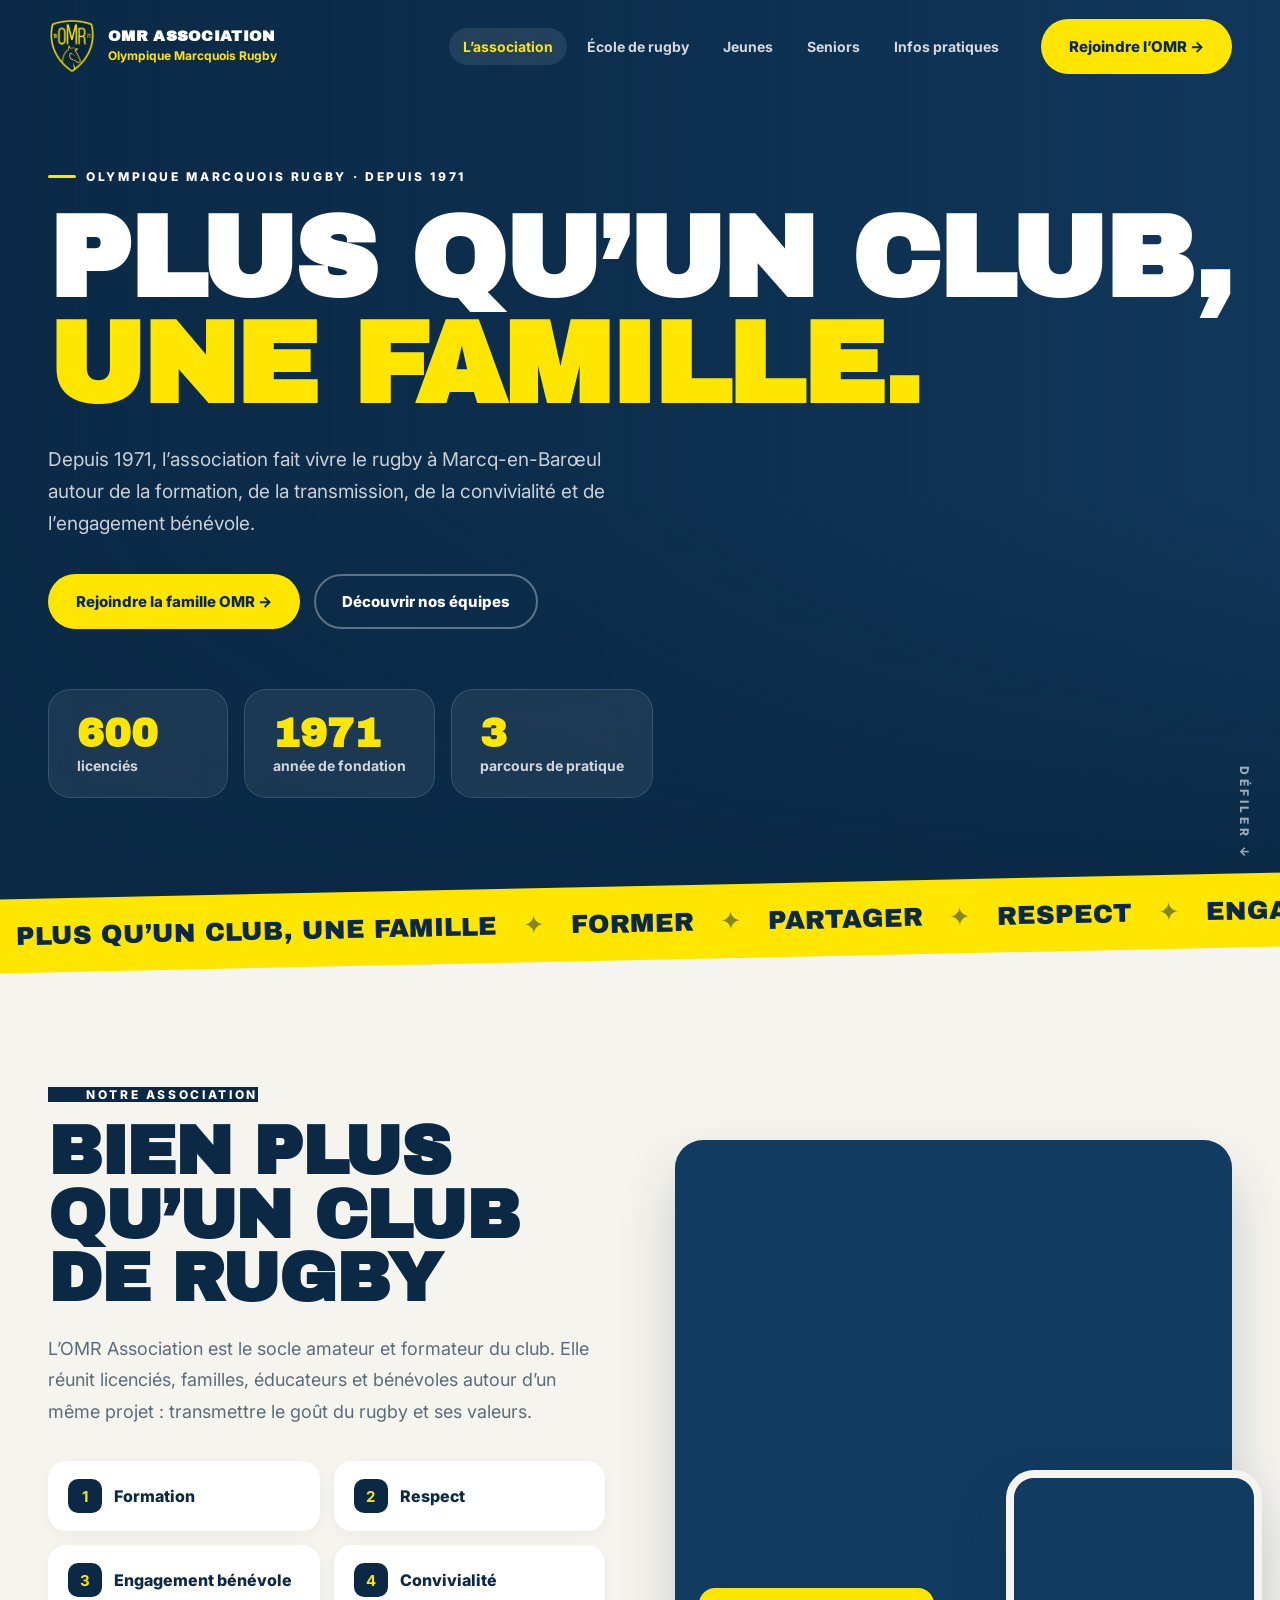
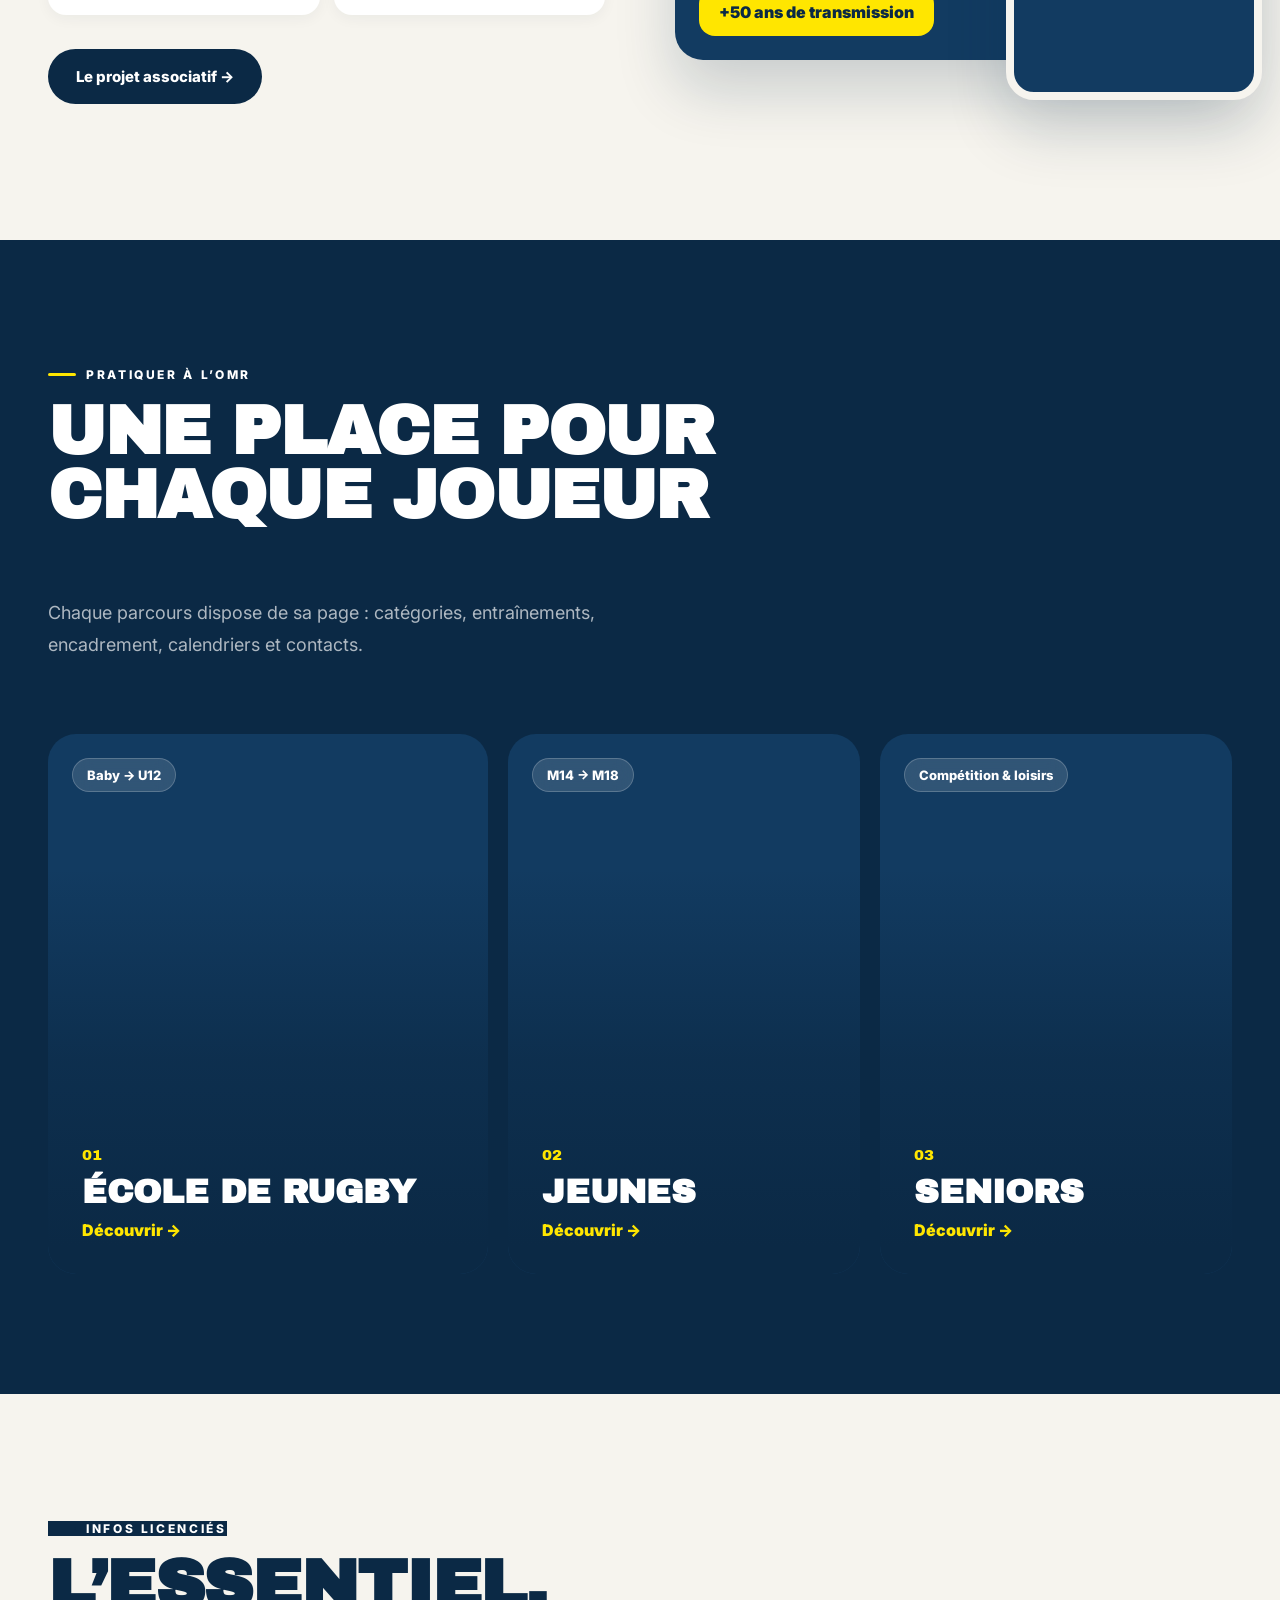
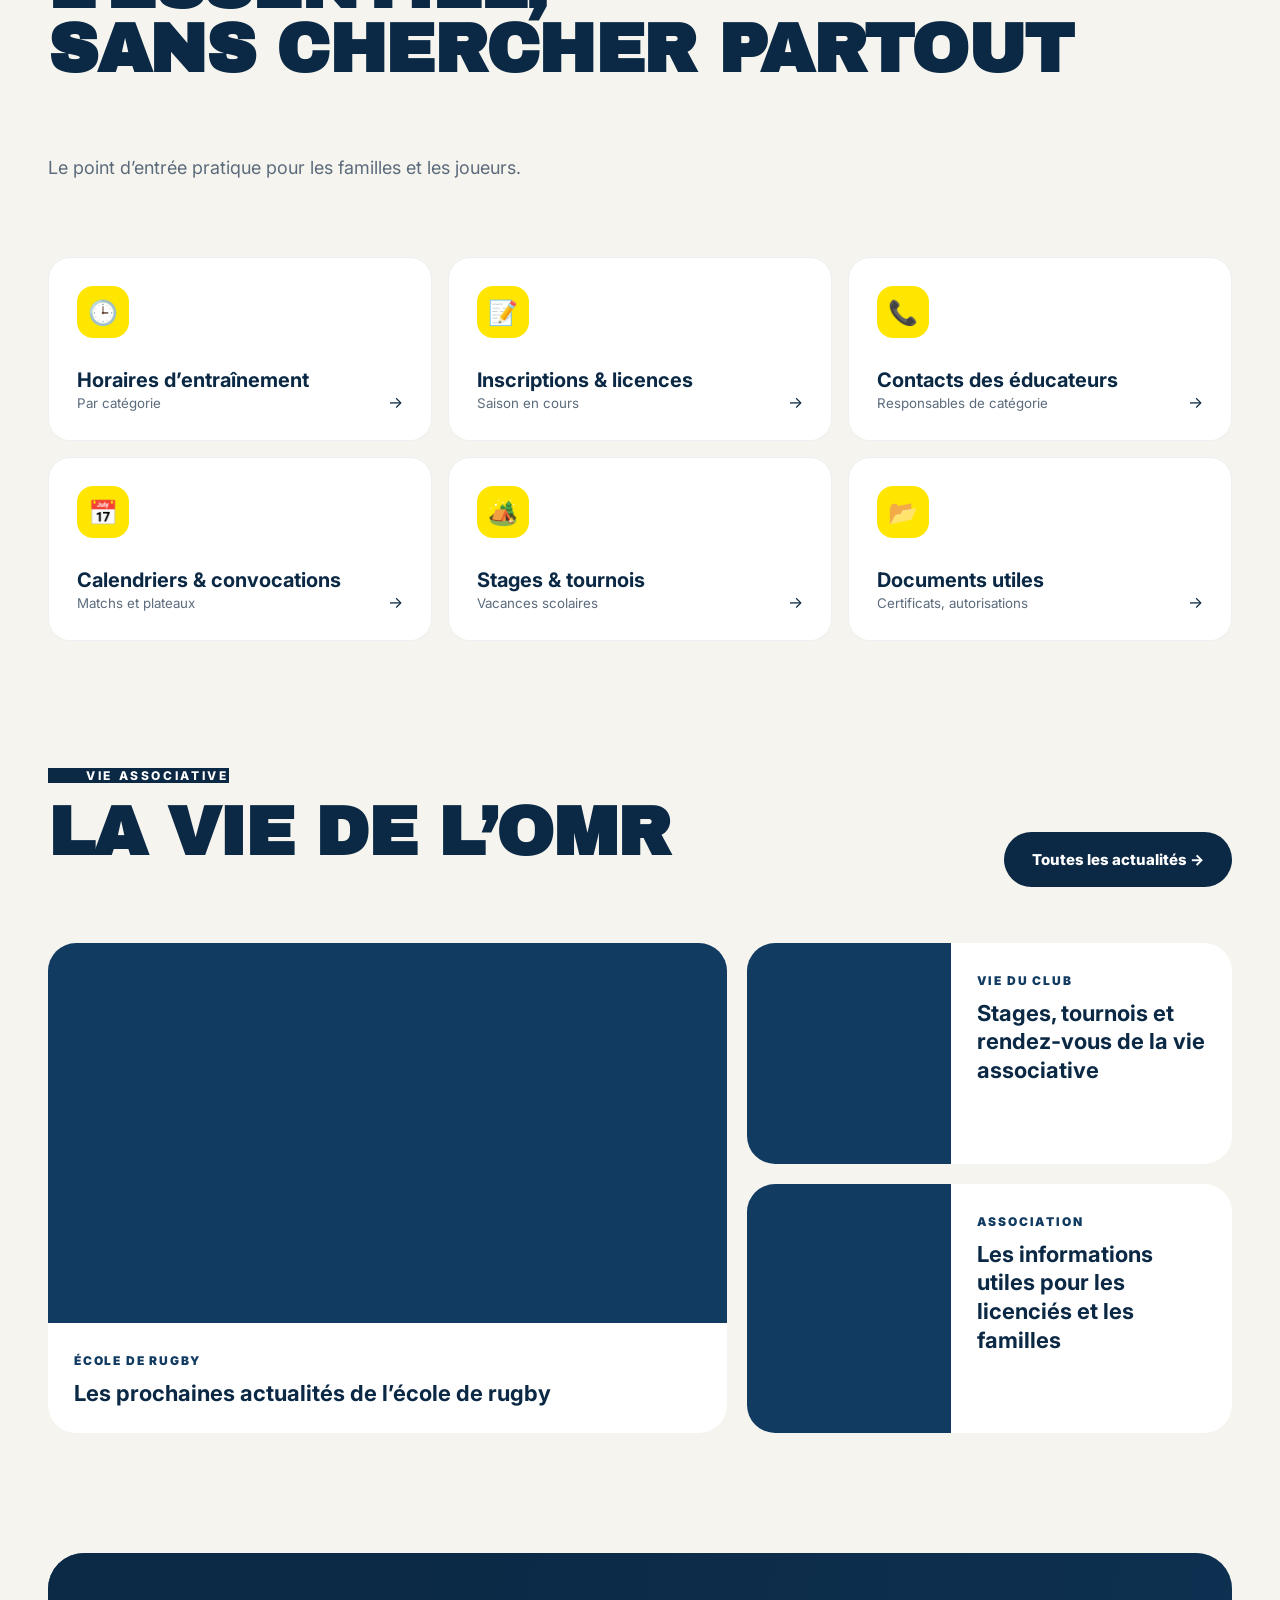
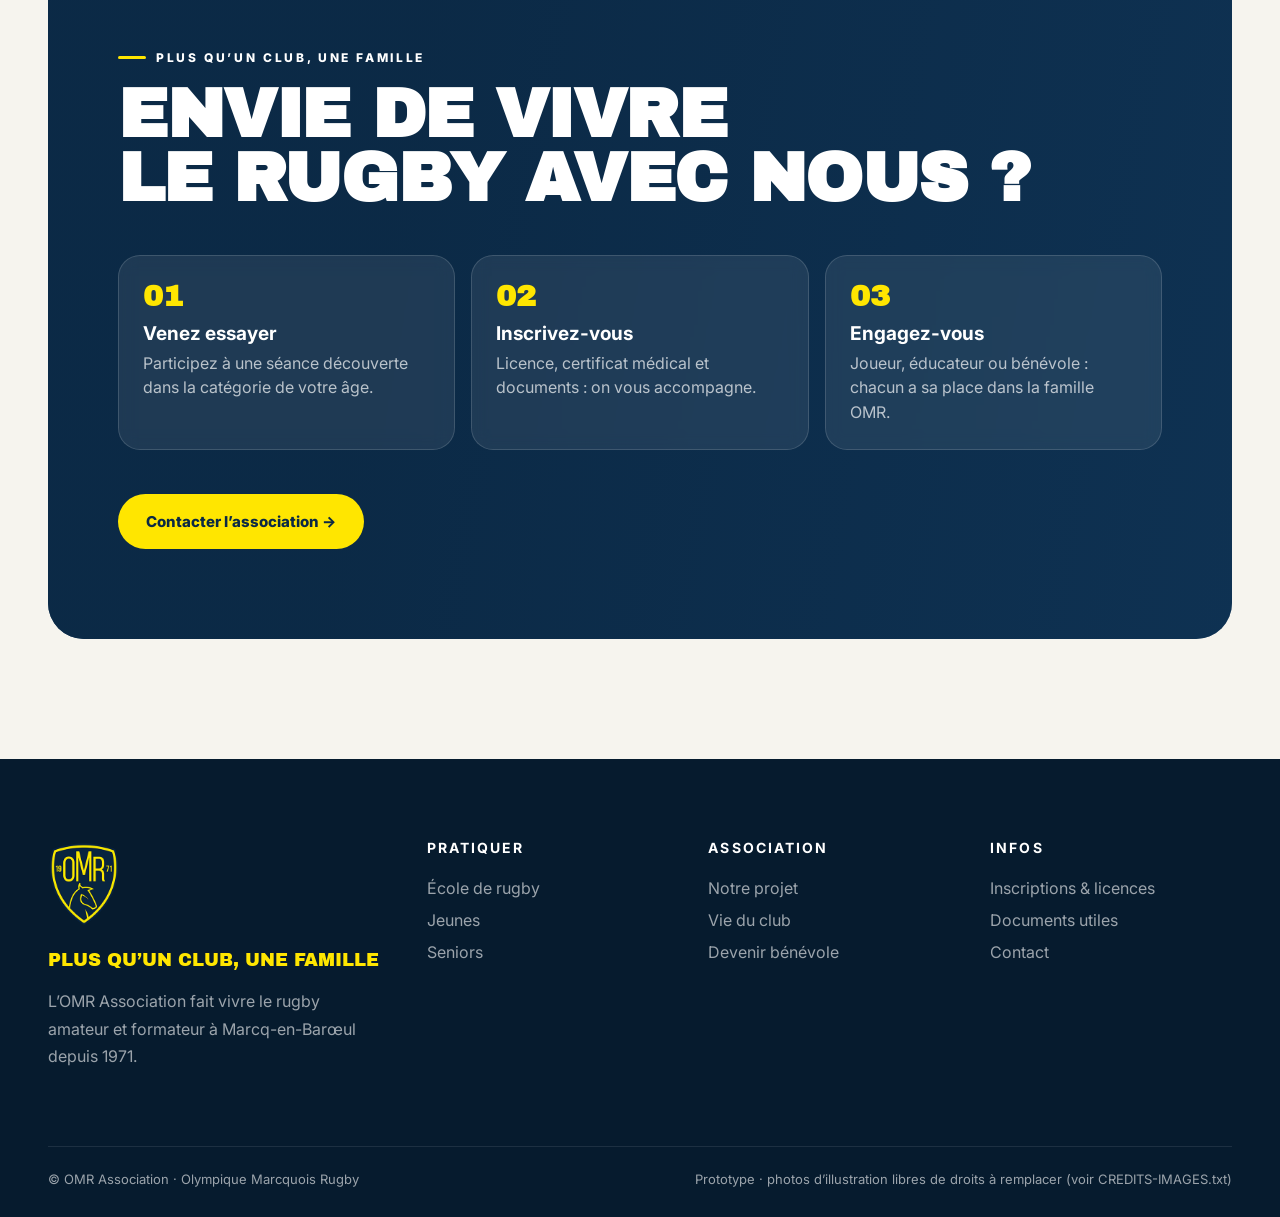
<file: index.html>
<!doctype html><html lang="fr"><head><meta charset="utf-8"><meta name="viewport" content="width=device-width,initial-scale=1">
<title>Accueil · OMR Association – Plus qu’un club, une famille</title><meta name="description" content="OMR Association – Plus qu’un club, une famille. Le rugby amateur et formateur à Marcq-en-Barœul depuis 1971.">
<link rel="icon" href="assets/logo-omr.png"><link rel="preconnect" href="https://fonts.googleapis.com"><link rel="preconnect" href="https://fonts.gstatic.com" crossorigin>
<link href="https://fonts.googleapis.com/css2?family=Archivo+Black&family=Inter:wght@400;500;700;800;900&display=swap" rel="stylesheet">
<link rel="stylesheet" href="assets/images.css"><link rel="stylesheet" href="assets/styles.css"></head><body>
<header><div class="wrap"><a class="brand" href="index.html"><img src="assets/logo-omr.png" alt="Logo OMR 1971"><span><b>OMR ASSOCIATION</b><small>Olympique Marcquois Rugby</small></span></a>
<nav class="main"><a href="index.html#association" class="active">L’association</a><a href="ecole-de-rugby.html" class="">École de rugby</a><a href="jeunes.html" class="">Jeunes</a><a href="seniors.html" class="">Seniors</a><a href="index.html#infos" class="">Infos pratiques</a></nav><a class="btn btn-y hcta" href="index.html#rejoindre">Rejoindre l’OMR →</a><button class="burger" aria-label="Menu">☰</button></div></header>
<div class="mobile"><a href="index.html#association" class="active">L’association</a><a href="ecole-de-rugby.html" class="">École de rugby</a><a href="jeunes.html" class="">Jeunes</a><a href="seniors.html" class="">Seniors</a><a href="index.html#infos" class="">Infos pratiques</a><a href="index.html#rejoindre" style="color:var(--yellow)">Rejoindre l’OMR →</a></div>
<section class="hero"><div class="bg" style="background-image:var(--img-hero)"></div><div class="wrap">
<span class="eyebrow">Olympique Marcquois Rugby · depuis 1971</span>
<h1 class="display">Plus qu’un club,<em>une famille.</em></h1>
<p class="lead">Depuis 1971, l’association fait vivre le rugby à Marcq-en-Barœul autour de la formation, de la transmission, de la convivialité et de l’engagement bénévole.</p>
<div class="ctas"><a class="btn btn-y" href="#rejoindre">Rejoindre la famille OMR →</a><a class="btn btn-o" href="#parcours">Découvrir nos équipes</a></div>
<div class="stats"><div class="stat"><strong>600</strong><span>licenciés</span></div><div class="stat"><strong>1971</strong><span>année de fondation</span></div><div class="stat"><strong>3</strong><span>parcours de pratique</span></div></div>
</div><div class="scroll">DÉFILER ↓</div></section><div class="marquee"><div><span>Plus qu’un club, une famille</span><i>✦</i><span>Former</span><i>✦</i><span>Partager</span><i>✦</i><span>Respect</span><i>✦</i><span>Engagement</span><i>✦</i><span>Convivialité</span><i>✦</i><span>Depuis 1971</span><i>✦</i><span>Plus qu’un club, une famille</span><i>✦</i><span>Former</span><i>✦</i><span>Partager</span><i>✦</i><span>Respect</span><i>✦</i><span>Engagement</span><i>✦</i><span>Convivialité</span><i>✦</i><span>Depuis 1971</span><i>✦</i><span>Plus qu’un club, une famille</span><i>✦</i><span>Former</span><i>✦</i><span>Partager</span><i>✦</i><span>Respect</span><i>✦</i><span>Engagement</span><i>✦</i><span>Convivialité</span><i>✦</i><span>Depuis 1971</span><i>✦</i><span>Plus qu’un club, une famille</span><i>✦</i><span>Former</span><i>✦</i><span>Partager</span><i>✦</i><span>Respect</span><i>✦</i><span>Engagement</span><i>✦</i><span>Convivialité</span><i>✦</i><span>Depuis 1971</span><i>✦</i></div></div>
<section class="s" id="association"><div class="wrap split"><div class="rv"><span class="eyebrow dark">Notre association</span><h2 class="title display">Bien plus qu’un club de rugby</h2>
<p class="lead2">L’OMR Association est le socle amateur et formateur du club. Elle réunit licenciés, familles, éducateurs et bénévoles autour d’un même projet : transmettre le goût du rugby et ses valeurs.</p>
<div class="values"><div><b>1</b>Formation</div><div><b>2</b>Respect</div><div><b>3</b>Engagement bénévole</div><div><b>4</b>Convivialité</div></div>
<p style="margin-top:34px"><a class="btn btn-b" href="#">Le projet associatif →</a></p></div>
<div class="photo-stack rv"><div class="photo" style="background-image:var(--img-training)"><span class="tag">+50 ans de transmission</span></div><div class="photo small" style="background-image:var(--img-ball)"></div></div></div></section>
<section class="s dark" id="parcours"><div class="wrap"><div class="head"><div><span class="eyebrow">Pratiquer à l’OMR</span><h2 class="title display">Une place pour<br>chaque joueur</h2></div><p class="lead2">Chaque parcours dispose de sa page : catégories, entraînements, encadrement, calendriers et contacts.</p></div>
<div class="parcours"><a class="pcard rv" href="ecole-de-rugby.html" style="transition-delay:0.0s"><div class="bg" style="background-image:var(--img-edr)"></div><span class="chip">Baby → U12</span><div class="in"><div class="num">01</div><h3>École de rugby</h3><p>Des premiers pas au rugby à l’apprentissage du jeu collectif, dans un cadre ludique et sécurisé.</p><span class="go">Découvrir →</span></div></a><a class="pcard rv" href="jeunes.html" style="transition-delay:0.12s"><div class="bg" style="background-image:var(--img-jeunes)"></div><span class="chip">M14 → M18</span><div class="in"><div class="num">02</div><h3>Jeunes</h3><p>Accompagner la progression sportive et humaine de chaque joueuse et chaque joueur.</p><span class="go">Découvrir →</span></div></a><a class="pcard rv" href="seniors.html" style="transition-delay:0.24s"><div class="bg" style="background-image:var(--img-seniors)"></div><span class="chip">Compétition & loisirs</span><div class="in"><div class="num">03</div><h3>Seniors</h3><p>Pratiquer, progresser et défendre les couleurs de l’association, sur le terrain et en dehors.</p><span class="go">Découvrir →</span></div></a></div></div></section>
<section class="s" id="infos"><div class="wrap"><div class="head"><div><span class="eyebrow dark">Infos licenciés</span><h2 class="title display">L’essentiel,<br>sans chercher partout</h2></div><p class="lead2">Le point d’entrée pratique pour les familles et les joueurs.</p></div><div class="infos"><a class="info rv" href="ecole-de-rugby.html#planning"><div class="ic">🕒</div><div class="row"><div><h4>Horaires d’entraînement</h4><small>Par catégorie</small></div><span>→</span></div></a><a class="info rv" href="#"><div class="ic">📝</div><div class="row"><div><h4>Inscriptions & licences</h4><small>Saison en cours</small></div><span>→</span></div></a><a class="info rv" href="#"><div class="ic">📞</div><div class="row"><div><h4>Contacts des éducateurs</h4><small>Responsables de catégorie</small></div><span>→</span></div></a><a class="info rv" href="#"><div class="ic">📅</div><div class="row"><div><h4>Calendriers & convocations</h4><small>Matchs et plateaux</small></div><span>→</span></div></a><a class="info rv" href="#"><div class="ic">🏕️</div><div class="row"><div><h4>Stages & tournois</h4><small>Vacances scolaires</small></div><span>→</span></div></a><a class="info rv" href="#"><div class="ic">📂</div><div class="row"><div><h4>Documents utiles</h4><small>Certificats, autorisations</small></div><span>→</span></div></a></div></div></section>
<section class="s" id="actualites" style="padding-top:0"><div class="wrap"><div class="head"><div><span class="eyebrow dark">Vie associative</span><h2 class="title display">La vie de l’OMR</h2></div><a class="btn btn-b" href="#">Toutes les actualités →</a></div>
<div class="news"><a class="ncard big rv" href="#"><div class="im" style="background-image:var(--img-edr)"></div><div class="tx"><span class="cat">École de rugby</span><h3>Les prochaines actualités de l’école de rugby</h3></div></a>
<div class="col"><a class="ncard h rv" href="#"><div class="im" style="background-image:var(--img-jeunes2)"></div><div class="tx"><span class="cat">Vie du club</span><h3>Stages, tournois et rendez-vous de la vie associative</h3></div></a>
<a class="ncard h rv" href="#"><div class="im" style="background-image:var(--img-match)"></div><div class="tx"><span class="cat">Association</span><h3>Les informations utiles pour les licenciés et les familles</h3></div></a></div></div></div></section>
<section id="rejoindre"><div class="wrap"><div class="join rv"><div class="bg" style="background-image:var(--img-seniors2)"></div><span class="eyebrow">Plus qu’un club, une famille</span><h2 class="title display">Envie de vivre<br>le rugby avec nous ?</h2>
<div class="steps"><div class="step"><b>01</b><h4>Venez essayer</h4><p>Participez à une séance découverte dans la catégorie de votre âge.</p></div><div class="step"><b>02</b><h4>Inscrivez-vous</h4><p>Licence, certificat médical et documents : on vous accompagne.</p></div><div class="step"><b>03</b><h4>Engagez-vous</h4><p>Joueur, éducateur ou bénévole : chacun a sa place dans la famille OMR.</p></div></div>
<a class="btn btn-y" href="mailto:contact@omr-association.fr">Contacter l’association →</a></div></div></section>
<footer><div class="wrap"><div class="fgrid"><div><img src="assets/logo-omr.png" alt="Logo OMR" style="height:90px;margin-bottom:20px"><p class="devise">Plus qu’un club, une famille</p><p style="line-height:1.7;max-width:320px">L’OMR Association fait vivre le rugby amateur et formateur à Marcq-en-Barœul depuis 1971.</p></div>
<div><h5>Pratiquer</h5><a href="ecole-de-rugby.html">École de rugby</a><a href="jeunes.html">Jeunes</a><a href="seniors.html">Seniors</a></div>
<div><h5>Association</h5><a href="index.html#association">Notre projet</a><a href="index.html#actualites">Vie du club</a><a href="index.html#rejoindre">Devenir bénévole</a></div>
<div><h5>Infos</h5><a href="index.html#infos">Inscriptions & licences</a><a href="index.html#infos">Documents utiles</a><a href="mailto:contact@omr-association.fr">Contact</a></div></div>
<div class="fbot"><span>© OMR Association · Olympique Marcquois Rugby</span><span>Prototype · photos d’illustration libres de droits à remplacer (voir CREDITS-IMAGES.txt)</span></div></div></footer>
<script src="assets/main.js"></script></body></html>
</file>
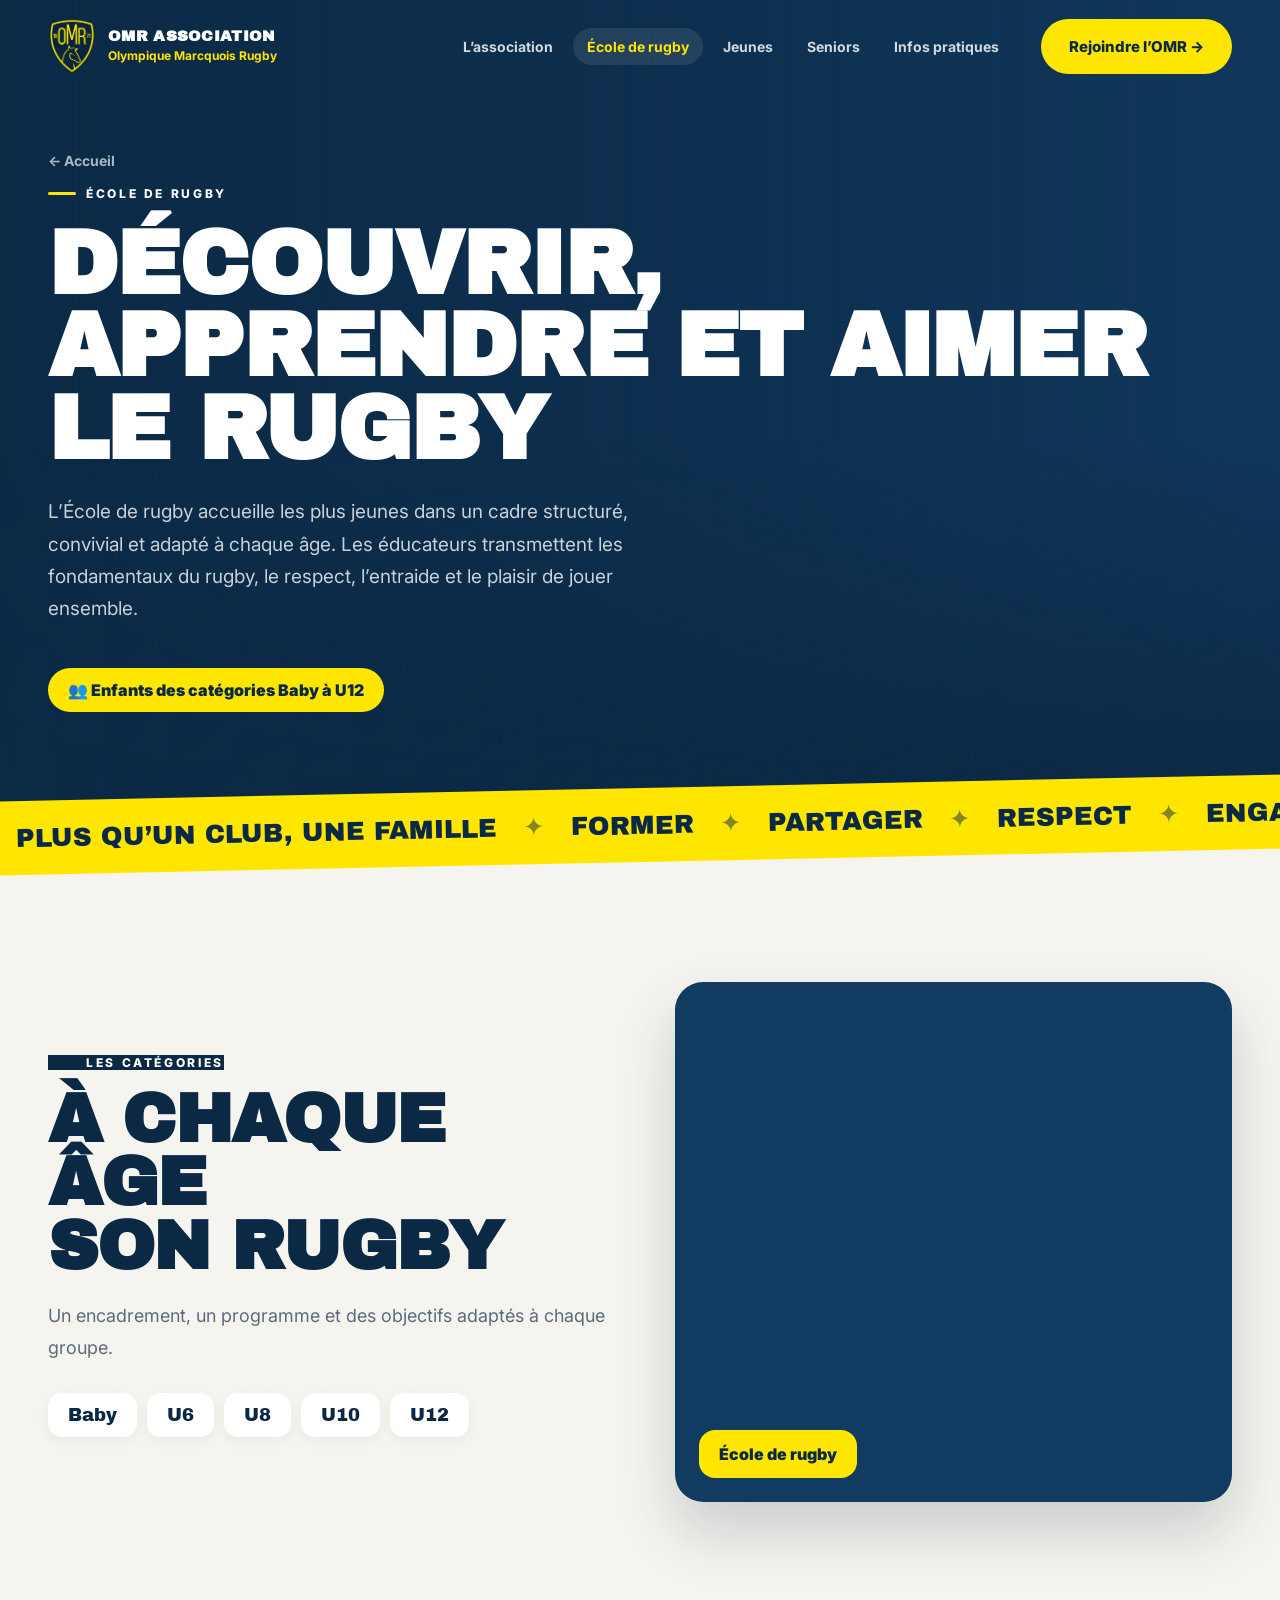
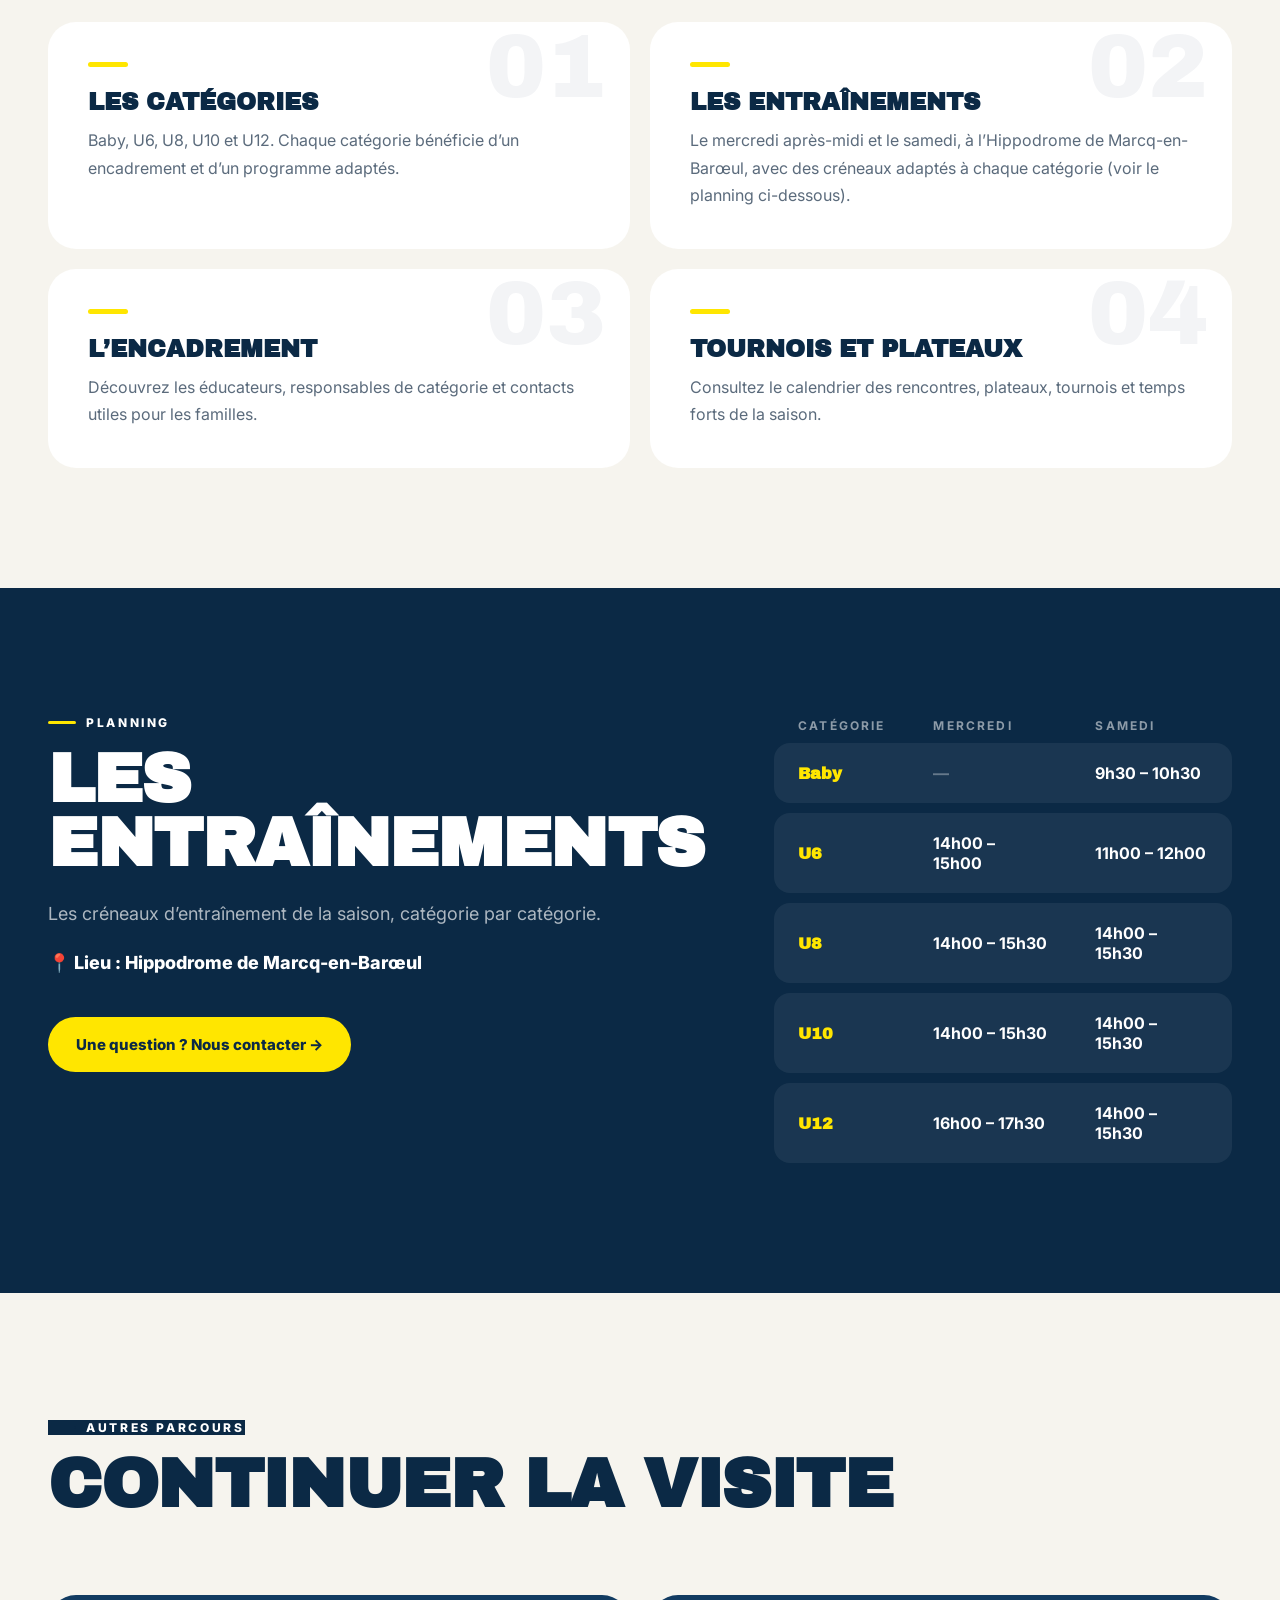
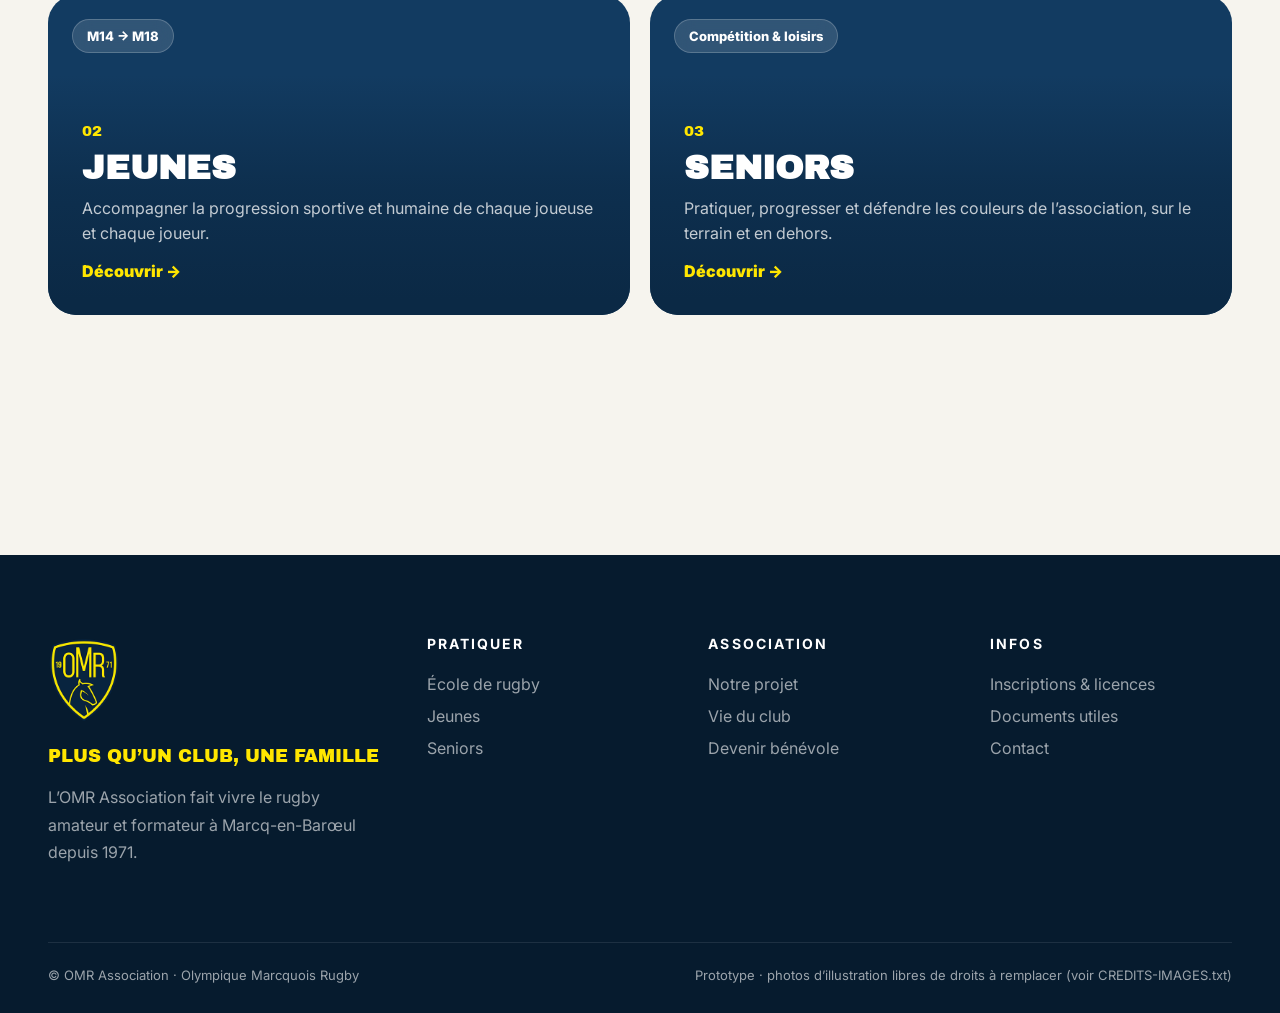
<file: ecole-de-rugby.html>
<!doctype html><html lang="fr"><head><meta charset="utf-8"><meta name="viewport" content="width=device-width,initial-scale=1">
<title>École de rugby · OMR Association – Plus qu’un club, une famille</title><meta name="description" content="OMR Association – Plus qu’un club, une famille. Le rugby amateur et formateur à Marcq-en-Barœul depuis 1971.">
<link rel="icon" href="assets/logo-omr.png"><link rel="preconnect" href="https://fonts.googleapis.com"><link rel="preconnect" href="https://fonts.gstatic.com" crossorigin>
<link href="https://fonts.googleapis.com/css2?family=Archivo+Black&family=Inter:wght@400;500;700;800;900&display=swap" rel="stylesheet">
<link rel="stylesheet" href="assets/images.css"><link rel="stylesheet" href="assets/styles.css"></head><body>
<header><div class="wrap"><a class="brand" href="index.html"><img src="assets/logo-omr.png" alt="Logo OMR 1971"><span><b>OMR ASSOCIATION</b><small>Olympique Marcquois Rugby</small></span></a>
<nav class="main"><a href="index.html#association" class="">L’association</a><a href="ecole-de-rugby.html" class="active">École de rugby</a><a href="jeunes.html" class="">Jeunes</a><a href="seniors.html" class="">Seniors</a><a href="index.html#infos" class="">Infos pratiques</a></nav><a class="btn btn-y hcta" href="index.html#rejoindre">Rejoindre l’OMR →</a><button class="burger" aria-label="Menu">☰</button></div></header>
<div class="mobile"><a href="index.html#association" class="">L’association</a><a href="ecole-de-rugby.html" class="active">École de rugby</a><a href="jeunes.html" class="">Jeunes</a><a href="seniors.html" class="">Seniors</a><a href="index.html#infos" class="">Infos pratiques</a><a href="index.html#rejoindre" style="color:var(--yellow)">Rejoindre l’OMR →</a></div>
<section class="hero phero"><div class="bg" style="background-image:var(--img-edr)"></div><div class="wrap"><a class="crumb" href="index.html">← Accueil</a><br><span class="eyebrow">École de rugby</span>
<h1 class="display" style="font-size:clamp(46px,7vw,104px)">Découvrir, apprendre et aimer le rugby</h1><p class="lead">L’École de rugby accueille les plus jeunes dans un cadre structuré, convivial et adapté à chaque âge. Les éducateurs transmettent les fondamentaux du rugby, le respect, l’entraide et le plaisir de jouer ensemble.</p><span class="aud">👥 Enfants des catégories Baby à U12</span></div></section><div class="marquee"><div><span>Plus qu’un club, une famille</span><i>✦</i><span>Former</span><i>✦</i><span>Partager</span><i>✦</i><span>Respect</span><i>✦</i><span>Engagement</span><i>✦</i><span>Convivialité</span><i>✦</i><span>Depuis 1971</span><i>✦</i><span>Plus qu’un club, une famille</span><i>✦</i><span>Former</span><i>✦</i><span>Partager</span><i>✦</i><span>Respect</span><i>✦</i><span>Engagement</span><i>✦</i><span>Convivialité</span><i>✦</i><span>Depuis 1971</span><i>✦</i><span>Plus qu’un club, une famille</span><i>✦</i><span>Former</span><i>✦</i><span>Partager</span><i>✦</i><span>Respect</span><i>✦</i><span>Engagement</span><i>✦</i><span>Convivialité</span><i>✦</i><span>Depuis 1971</span><i>✦</i><span>Plus qu’un club, une famille</span><i>✦</i><span>Former</span><i>✦</i><span>Partager</span><i>✦</i><span>Respect</span><i>✦</i><span>Engagement</span><i>✦</i><span>Convivialité</span><i>✦</i><span>Depuis 1971</span><i>✦</i></div></div>
<section class="s"><div class="wrap split"><div class="rv"><span class="eyebrow dark">Les catégories</span><h2 class="title display">À chaque âge<br>son rugby</h2><p class="lead2">Un encadrement, un programme et des objectifs adaptés à chaque groupe.</p><div class="cats"><span>Baby</span><span>U6</span><span>U8</span><span>U10</span><span>U12</span></div></div>
<div class="photo rv" style="background-image:var(--img-ball)"><span class="tag">École de rugby</span></div></div></section>
<section class="s" style="padding-top:0"><div class="wrap"><div class="feat"><div class="fcard rv" style="transition-delay:0.0s"><span class="n">01</span><h3>Les catégories</h3><p>Baby, U6, U8, U10 et U12. Chaque catégorie bénéficie d’un encadrement et d’un programme adaptés.</p></div><div class="fcard rv" style="transition-delay:0.1s"><span class="n">02</span><h3>Les entraînements</h3><p>Le mercredi après-midi et le samedi, à l’Hippodrome de Marcq-en-Barœul, avec des créneaux adaptés à chaque catégorie (voir le planning ci-dessous).</p></div><div class="fcard rv" style="transition-delay:0.0s"><span class="n">03</span><h3>L’encadrement</h3><p>Découvrez les éducateurs, responsables de catégorie et contacts utiles pour les familles.</p></div><div class="fcard rv" style="transition-delay:0.1s"><span class="n">04</span><h3>Tournois et plateaux</h3><p>Consultez le calendrier des rencontres, plateaux, tournois et temps forts de la saison.</p></div></div></div></section>
<section class="s dark" id="planning"><div class="wrap split" style="align-items:start"><div class="rv"><span class="eyebrow">Planning</span><h2 class="title display">Les entraînements</h2><p class="lead2">Les créneaux d’entraînement de la saison, catégorie par catégorie.</p><p class="lead2" style="color:#fff;font-weight:800">📍 Lieu : Hippodrome de Marcq-en-Barœul</p><a class="btn btn-y" href="mailto:contact@omr-association.fr" style="margin-top:20px">Une question ? Nous contacter →</a></div>
<table class="planning rv"><tr><th>Catégorie</th><th>Mercredi</th><th>Samedi</th></tr><tr><td>Baby</td><td class="none">—</td><td class="">9h30 – 10h30</td></tr><tr><td>U6</td><td class="">14h00 – 15h00</td><td class="">11h00 – 12h00</td></tr><tr><td>U8</td><td class="">14h00 – 15h30</td><td class="">14h00 – 15h30</td></tr><tr><td>U10</td><td class="">14h00 – 15h30</td><td class="">14h00 – 15h30</td></tr><tr><td>U12</td><td class="">16h00 – 17h30</td><td class="">14h00 – 15h30</td></tr></table></div></section>
<section class="s"><div class="wrap"><div class="head"><div><span class="eyebrow dark">Autres parcours</span><h2 class="title display">Continuer la visite</h2></div></div><div class="others"><a class="pcard" href="jeunes.html"><div class="bg" style="background-image:var(--img-jeunes)"></div><span class="chip">M14 → M18</span><div class="in"><div class="num">02</div><h3>Jeunes</h3><p>Accompagner la progression sportive et humaine de chaque joueuse et chaque joueur.</p><span class="go">Découvrir →</span></div></a><a class="pcard" href="seniors.html"><div class="bg" style="background-image:var(--img-seniors)"></div><span class="chip">Compétition & loisirs</span><div class="in"><div class="num">03</div><h3>Seniors</h3><p>Pratiquer, progresser et défendre les couleurs de l’association, sur le terrain et en dehors.</p><span class="go">Découvrir →</span></div></a></div></div></section>
<footer><div class="wrap"><div class="fgrid"><div><img src="assets/logo-omr.png" alt="Logo OMR" style="height:90px;margin-bottom:20px"><p class="devise">Plus qu’un club, une famille</p><p style="line-height:1.7;max-width:320px">L’OMR Association fait vivre le rugby amateur et formateur à Marcq-en-Barœul depuis 1971.</p></div>
<div><h5>Pratiquer</h5><a href="ecole-de-rugby.html">École de rugby</a><a href="jeunes.html">Jeunes</a><a href="seniors.html">Seniors</a></div>
<div><h5>Association</h5><a href="index.html#association">Notre projet</a><a href="index.html#actualites">Vie du club</a><a href="index.html#rejoindre">Devenir bénévole</a></div>
<div><h5>Infos</h5><a href="index.html#infos">Inscriptions & licences</a><a href="index.html#infos">Documents utiles</a><a href="mailto:contact@omr-association.fr">Contact</a></div></div>
<div class="fbot"><span>© OMR Association · Olympique Marcquois Rugby</span><span>Prototype · photos d’illustration libres de droits à remplacer (voir CREDITS-IMAGES.txt)</span></div></div></footer>
<script src="assets/main.js"></script></body></html>
</file>
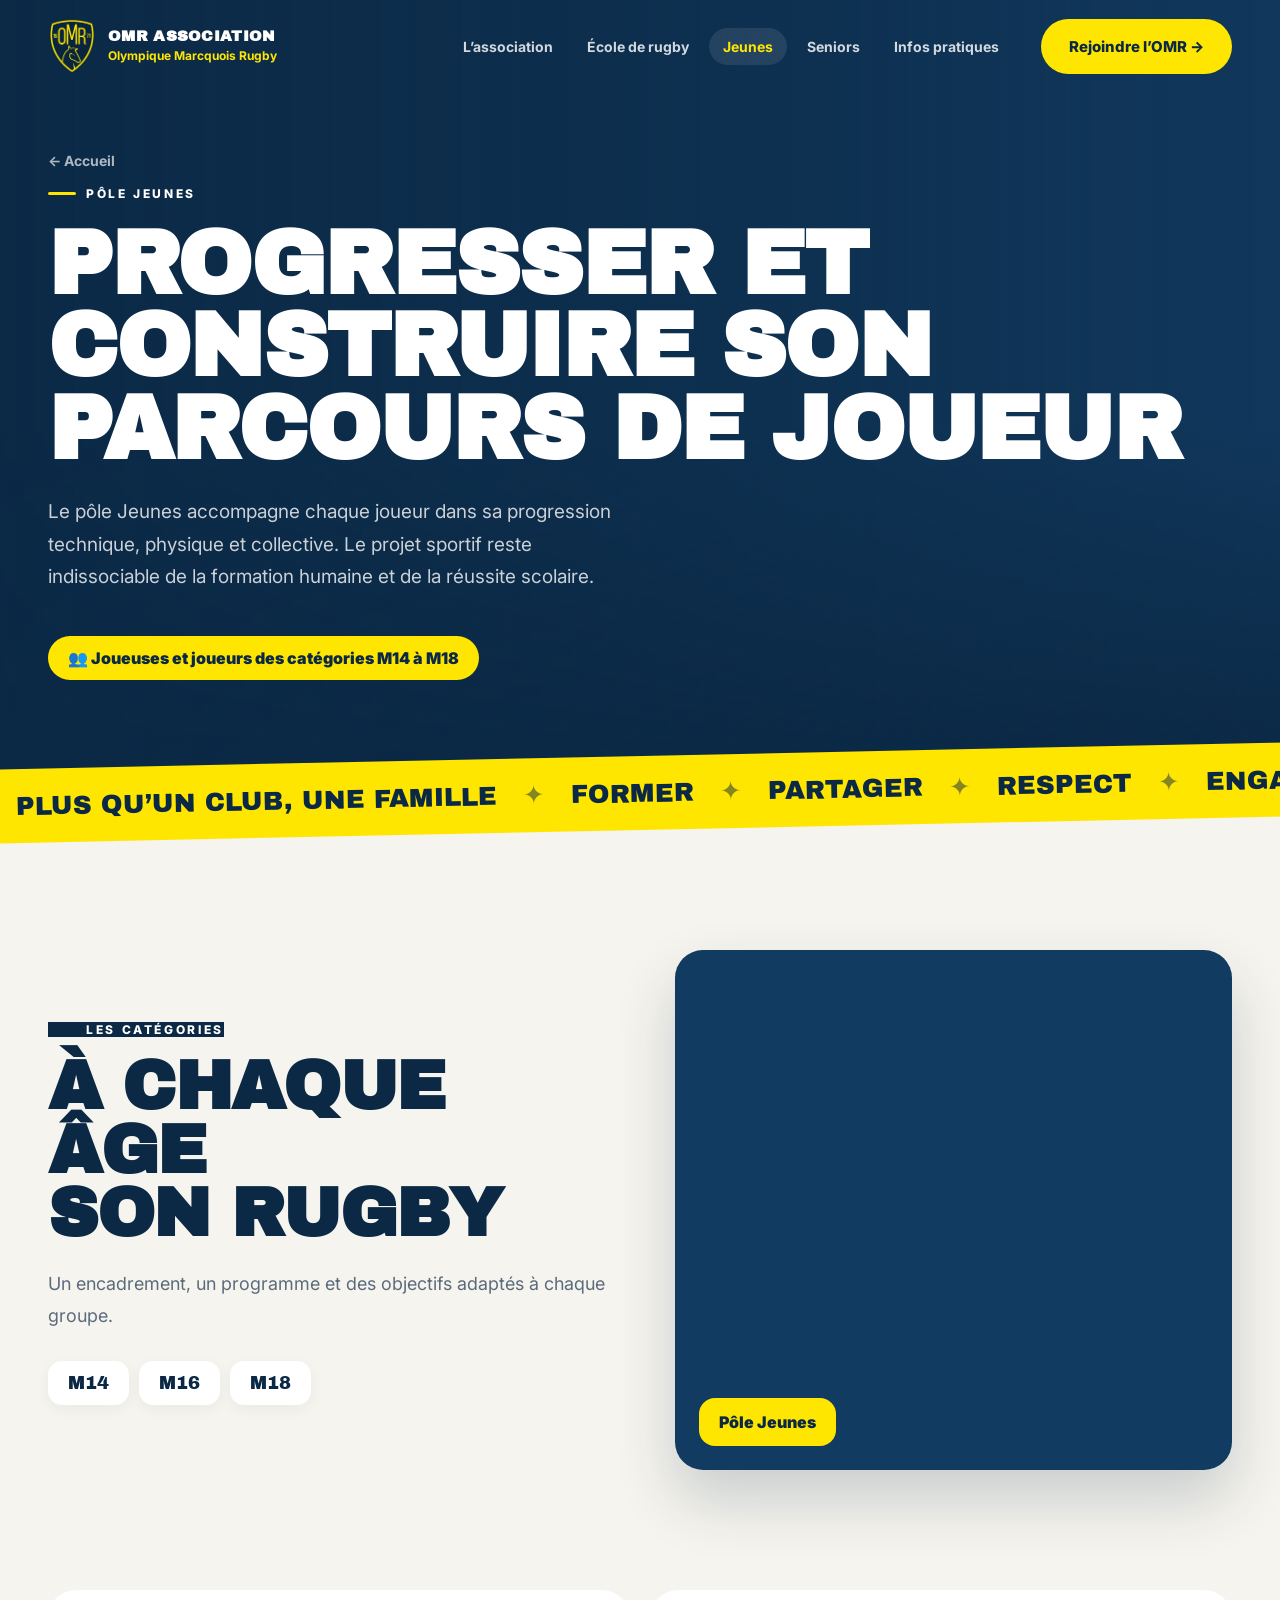
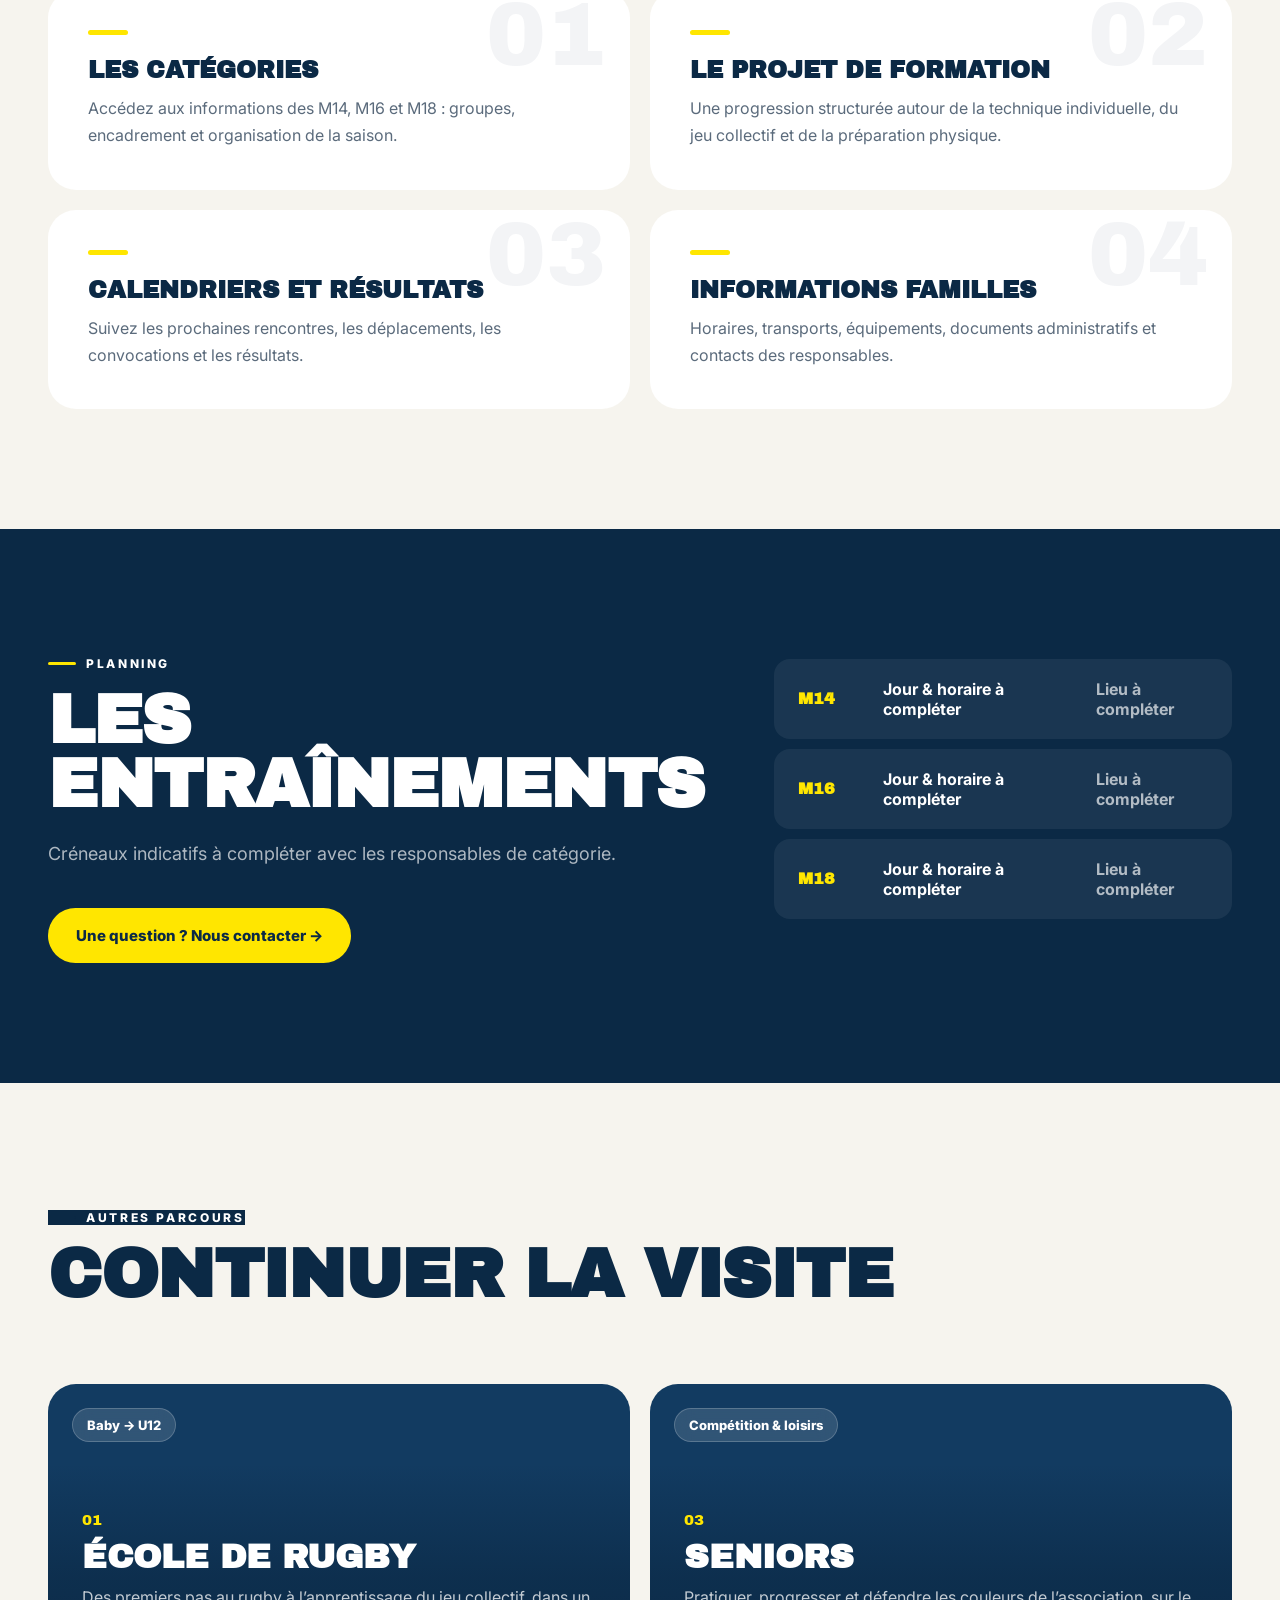
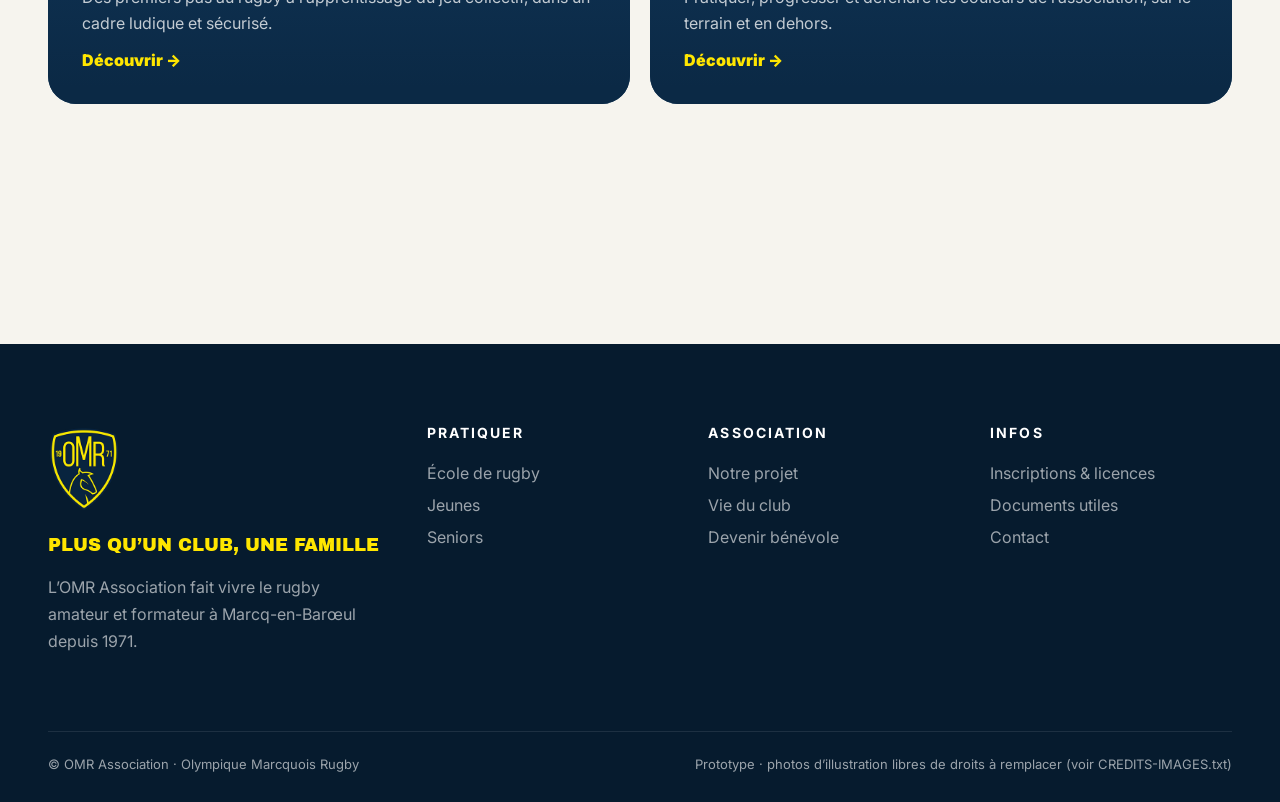
<file: jeunes.html>
<!doctype html><html lang="fr"><head><meta charset="utf-8"><meta name="viewport" content="width=device-width,initial-scale=1">
<title>Pôle Jeunes · OMR Association – Plus qu’un club, une famille</title><meta name="description" content="OMR Association – Plus qu’un club, une famille. Le rugby amateur et formateur à Marcq-en-Barœul depuis 1971.">
<link rel="icon" href="assets/logo-omr.png"><link rel="preconnect" href="https://fonts.googleapis.com"><link rel="preconnect" href="https://fonts.gstatic.com" crossorigin>
<link href="https://fonts.googleapis.com/css2?family=Archivo+Black&family=Inter:wght@400;500;700;800;900&display=swap" rel="stylesheet">
<link rel="stylesheet" href="assets/images.css"><link rel="stylesheet" href="assets/styles.css"></head><body>
<header><div class="wrap"><a class="brand" href="index.html"><img src="assets/logo-omr.png" alt="Logo OMR 1971"><span><b>OMR ASSOCIATION</b><small>Olympique Marcquois Rugby</small></span></a>
<nav class="main"><a href="index.html#association" class="">L’association</a><a href="ecole-de-rugby.html" class="">École de rugby</a><a href="jeunes.html" class="active">Jeunes</a><a href="seniors.html" class="">Seniors</a><a href="index.html#infos" class="">Infos pratiques</a></nav><a class="btn btn-y hcta" href="index.html#rejoindre">Rejoindre l’OMR →</a><button class="burger" aria-label="Menu">☰</button></div></header>
<div class="mobile"><a href="index.html#association" class="">L’association</a><a href="ecole-de-rugby.html" class="">École de rugby</a><a href="jeunes.html" class="active">Jeunes</a><a href="seniors.html" class="">Seniors</a><a href="index.html#infos" class="">Infos pratiques</a><a href="index.html#rejoindre" style="color:var(--yellow)">Rejoindre l’OMR →</a></div>
<section class="hero phero"><div class="bg" style="background-image:var(--img-jeunes)"></div><div class="wrap"><a class="crumb" href="index.html">← Accueil</a><br><span class="eyebrow">Pôle Jeunes</span>
<h1 class="display" style="font-size:clamp(46px,7vw,104px)">Progresser et construire son parcours de joueur</h1><p class="lead">Le pôle Jeunes accompagne chaque joueur dans sa progression technique, physique et collective. Le projet sportif reste indissociable de la formation humaine et de la réussite scolaire.</p><span class="aud">👥 Joueuses et joueurs des catégories M14 à M18</span></div></section><div class="marquee"><div><span>Plus qu’un club, une famille</span><i>✦</i><span>Former</span><i>✦</i><span>Partager</span><i>✦</i><span>Respect</span><i>✦</i><span>Engagement</span><i>✦</i><span>Convivialité</span><i>✦</i><span>Depuis 1971</span><i>✦</i><span>Plus qu’un club, une famille</span><i>✦</i><span>Former</span><i>✦</i><span>Partager</span><i>✦</i><span>Respect</span><i>✦</i><span>Engagement</span><i>✦</i><span>Convivialité</span><i>✦</i><span>Depuis 1971</span><i>✦</i><span>Plus qu’un club, une famille</span><i>✦</i><span>Former</span><i>✦</i><span>Partager</span><i>✦</i><span>Respect</span><i>✦</i><span>Engagement</span><i>✦</i><span>Convivialité</span><i>✦</i><span>Depuis 1971</span><i>✦</i><span>Plus qu’un club, une famille</span><i>✦</i><span>Former</span><i>✦</i><span>Partager</span><i>✦</i><span>Respect</span><i>✦</i><span>Engagement</span><i>✦</i><span>Convivialité</span><i>✦</i><span>Depuis 1971</span><i>✦</i></div></div>
<section class="s"><div class="wrap split"><div class="rv"><span class="eyebrow dark">Les catégories</span><h2 class="title display">À chaque âge<br>son rugby</h2><p class="lead2">Un encadrement, un programme et des objectifs adaptés à chaque groupe.</p><div class="cats"><span>M14</span><span>M16</span><span>M18</span></div></div>
<div class="photo rv" style="background-image:var(--img-jeunes2)"><span class="tag">Pôle Jeunes</span></div></div></section>
<section class="s" style="padding-top:0"><div class="wrap"><div class="feat"><div class="fcard rv" style="transition-delay:0.0s"><span class="n">01</span><h3>Les catégories</h3><p>Accédez aux informations des M14, M16 et M18 : groupes, encadrement et organisation de la saison.</p></div><div class="fcard rv" style="transition-delay:0.1s"><span class="n">02</span><h3>Le projet de formation</h3><p>Une progression structurée autour de la technique individuelle, du jeu collectif et de la préparation physique.</p></div><div class="fcard rv" style="transition-delay:0.0s"><span class="n">03</span><h3>Calendriers et résultats</h3><p>Suivez les prochaines rencontres, les déplacements, les convocations et les résultats.</p></div><div class="fcard rv" style="transition-delay:0.1s"><span class="n">04</span><h3>Informations familles</h3><p>Horaires, transports, équipements, documents administratifs et contacts des responsables.</p></div></div></div></section>
<section class="s dark" id="planning"><div class="wrap split" style="align-items:start"><div class="rv"><span class="eyebrow">Planning</span><h2 class="title display">Les entraînements</h2><p class="lead2">Créneaux indicatifs à compléter avec les responsables de catégorie.</p><a class="btn btn-y" href="mailto:contact@omr-association.fr" style="margin-top:20px">Une question ? Nous contacter →</a></div>
<table class="planning rv"><tr><td>M14</td><td>Jour & horaire à compléter</td><td style="color:#ffffffaa">Lieu à compléter</td></tr><tr><td>M16</td><td>Jour & horaire à compléter</td><td style="color:#ffffffaa">Lieu à compléter</td></tr><tr><td>M18</td><td>Jour & horaire à compléter</td><td style="color:#ffffffaa">Lieu à compléter</td></tr></table></div></section>
<section class="s"><div class="wrap"><div class="head"><div><span class="eyebrow dark">Autres parcours</span><h2 class="title display">Continuer la visite</h2></div></div><div class="others"><a class="pcard" href="ecole-de-rugby.html"><div class="bg" style="background-image:var(--img-edr)"></div><span class="chip">Baby → U12</span><div class="in"><div class="num">01</div><h3>École de rugby</h3><p>Des premiers pas au rugby à l’apprentissage du jeu collectif, dans un cadre ludique et sécurisé.</p><span class="go">Découvrir →</span></div></a><a class="pcard" href="seniors.html"><div class="bg" style="background-image:var(--img-seniors)"></div><span class="chip">Compétition & loisirs</span><div class="in"><div class="num">03</div><h3>Seniors</h3><p>Pratiquer, progresser et défendre les couleurs de l’association, sur le terrain et en dehors.</p><span class="go">Découvrir →</span></div></a></div></div></section>
<footer><div class="wrap"><div class="fgrid"><div><img src="assets/logo-omr.png" alt="Logo OMR" style="height:90px;margin-bottom:20px"><p class="devise">Plus qu’un club, une famille</p><p style="line-height:1.7;max-width:320px">L’OMR Association fait vivre le rugby amateur et formateur à Marcq-en-Barœul depuis 1971.</p></div>
<div><h5>Pratiquer</h5><a href="ecole-de-rugby.html">École de rugby</a><a href="jeunes.html">Jeunes</a><a href="seniors.html">Seniors</a></div>
<div><h5>Association</h5><a href="index.html#association">Notre projet</a><a href="index.html#actualites">Vie du club</a><a href="index.html#rejoindre">Devenir bénévole</a></div>
<div><h5>Infos</h5><a href="index.html#infos">Inscriptions & licences</a><a href="index.html#infos">Documents utiles</a><a href="mailto:contact@omr-association.fr">Contact</a></div></div>
<div class="fbot"><span>© OMR Association · Olympique Marcquois Rugby</span><span>Prototype · photos d’illustration libres de droits à remplacer (voir CREDITS-IMAGES.txt)</span></div></div></footer>
<script src="assets/main.js"></script></body></html>
</file>
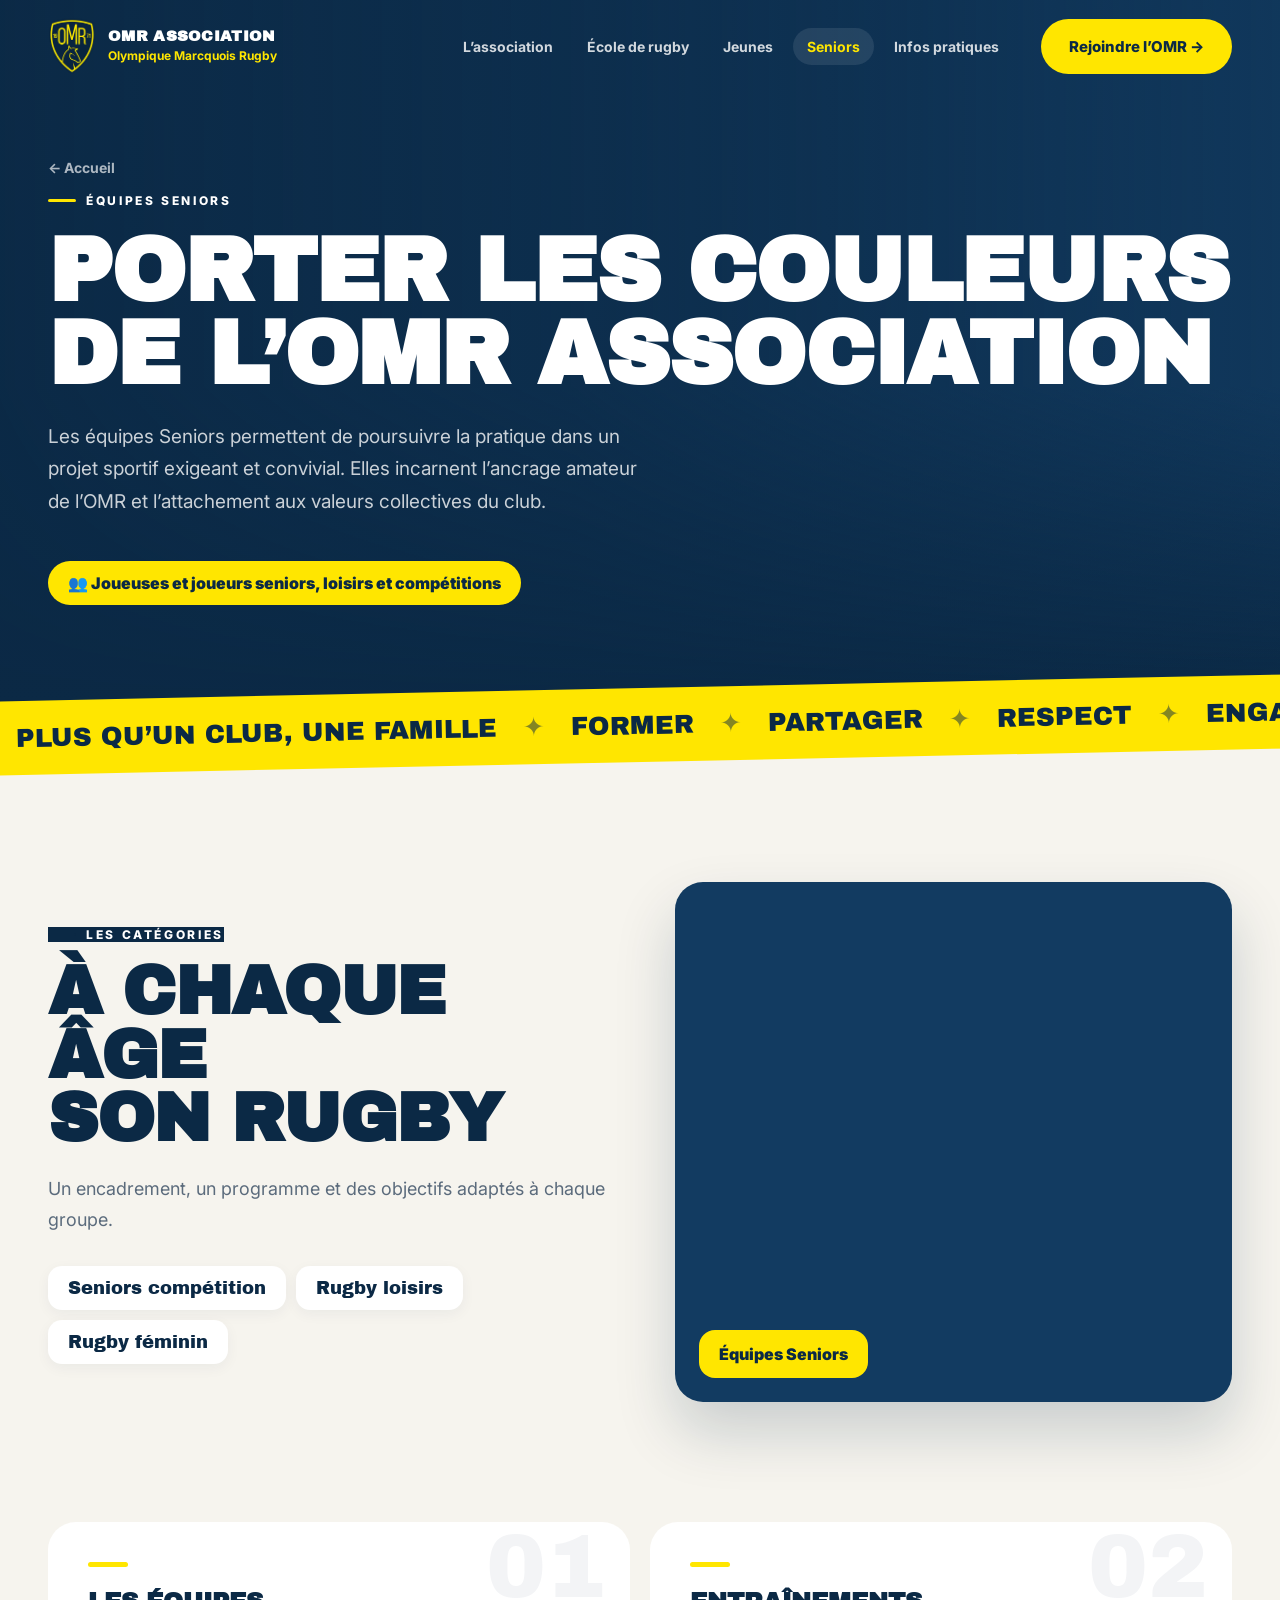
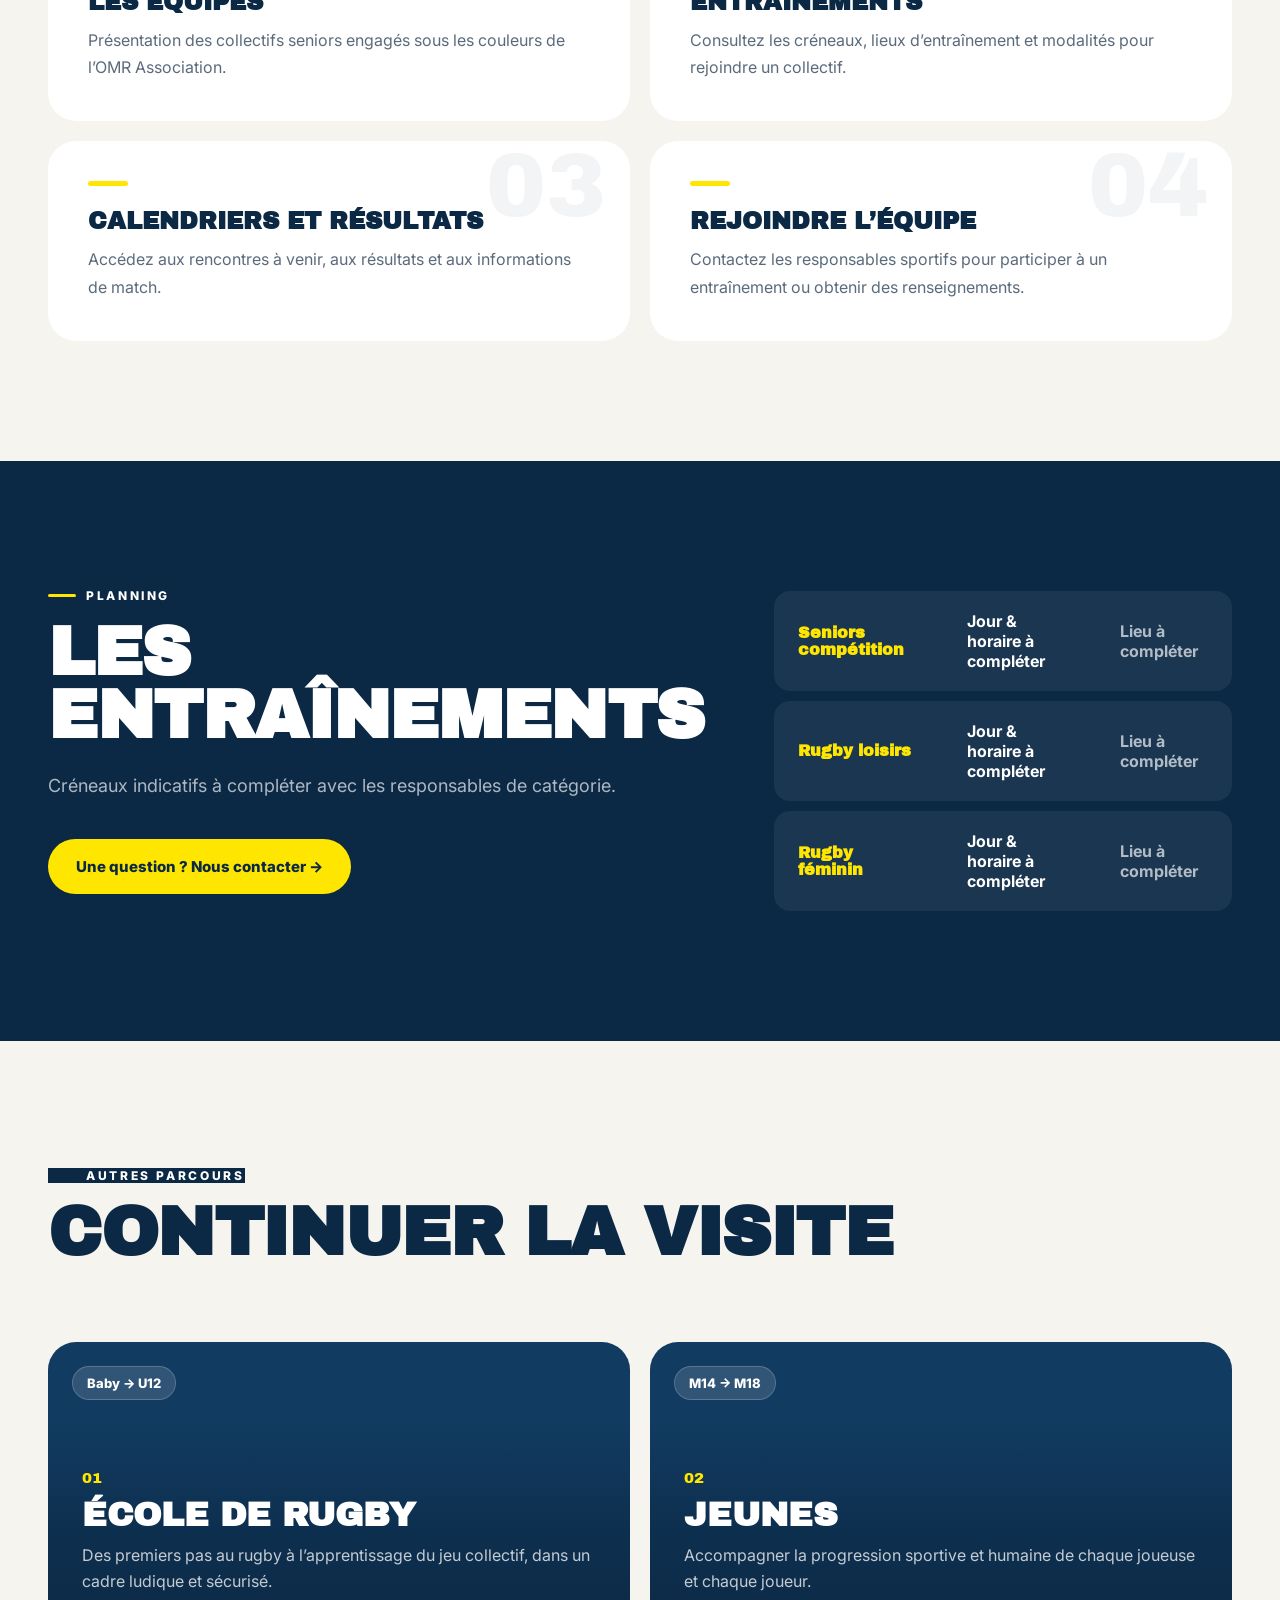
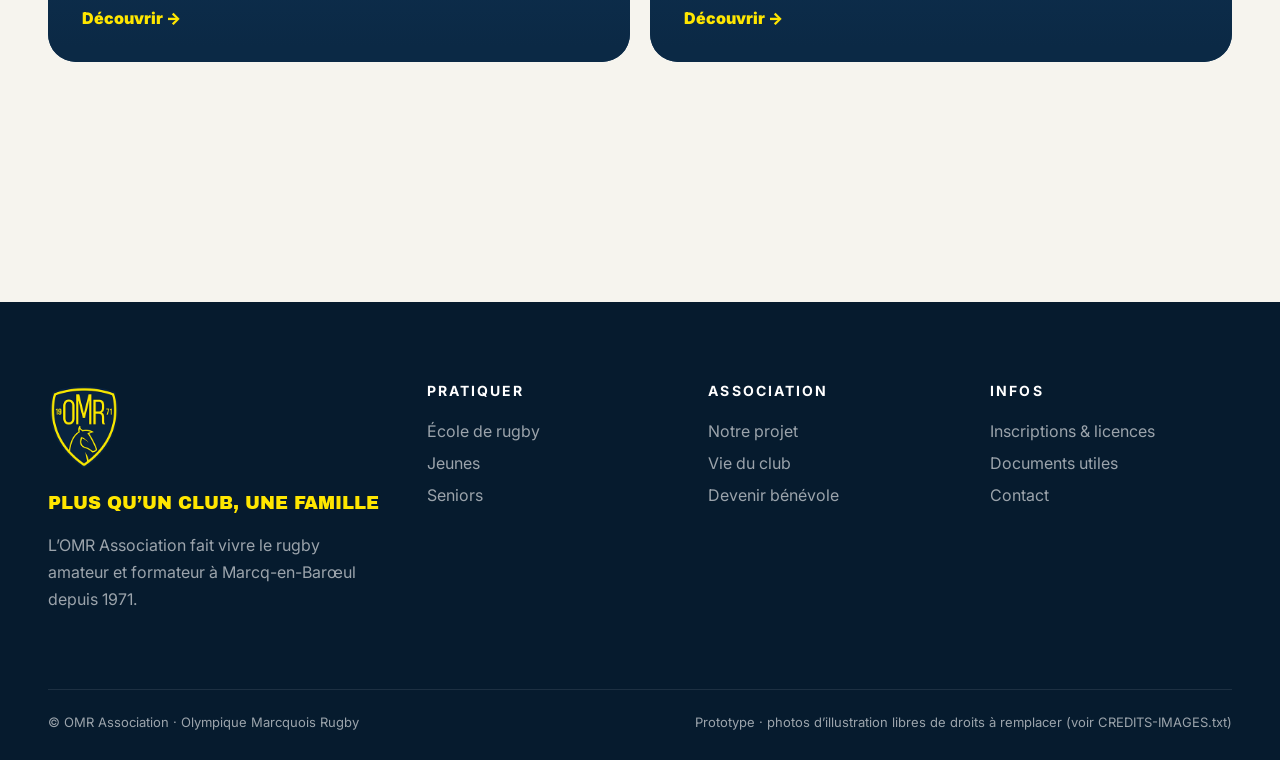
<file: seniors.html>
<!doctype html><html lang="fr"><head><meta charset="utf-8"><meta name="viewport" content="width=device-width,initial-scale=1">
<title>Équipes Seniors · OMR Association – Plus qu’un club, une famille</title><meta name="description" content="OMR Association – Plus qu’un club, une famille. Le rugby amateur et formateur à Marcq-en-Barœul depuis 1971.">
<link rel="icon" href="assets/logo-omr.png"><link rel="preconnect" href="https://fonts.googleapis.com"><link rel="preconnect" href="https://fonts.gstatic.com" crossorigin>
<link href="https://fonts.googleapis.com/css2?family=Archivo+Black&family=Inter:wght@400;500;700;800;900&display=swap" rel="stylesheet">
<link rel="stylesheet" href="assets/images.css"><link rel="stylesheet" href="assets/styles.css"></head><body>
<header><div class="wrap"><a class="brand" href="index.html"><img src="assets/logo-omr.png" alt="Logo OMR 1971"><span><b>OMR ASSOCIATION</b><small>Olympique Marcquois Rugby</small></span></a>
<nav class="main"><a href="index.html#association" class="">L’association</a><a href="ecole-de-rugby.html" class="">École de rugby</a><a href="jeunes.html" class="">Jeunes</a><a href="seniors.html" class="active">Seniors</a><a href="index.html#infos" class="">Infos pratiques</a></nav><a class="btn btn-y hcta" href="index.html#rejoindre">Rejoindre l’OMR →</a><button class="burger" aria-label="Menu">☰</button></div></header>
<div class="mobile"><a href="index.html#association" class="">L’association</a><a href="ecole-de-rugby.html" class="">École de rugby</a><a href="jeunes.html" class="">Jeunes</a><a href="seniors.html" class="active">Seniors</a><a href="index.html#infos" class="">Infos pratiques</a><a href="index.html#rejoindre" style="color:var(--yellow)">Rejoindre l’OMR →</a></div>
<section class="hero phero"><div class="bg" style="background-image:var(--img-seniors)"></div><div class="wrap"><a class="crumb" href="index.html">← Accueil</a><br><span class="eyebrow">Équipes Seniors</span>
<h1 class="display" style="font-size:clamp(46px,7vw,104px)">Porter les couleurs de l’OMR Association</h1><p class="lead">Les équipes Seniors permettent de poursuivre la pratique dans un projet sportif exigeant et convivial. Elles incarnent l’ancrage amateur de l’OMR et l’attachement aux valeurs collectives du club.</p><span class="aud">👥 Joueuses et joueurs seniors, loisirs et compétitions</span></div></section><div class="marquee"><div><span>Plus qu’un club, une famille</span><i>✦</i><span>Former</span><i>✦</i><span>Partager</span><i>✦</i><span>Respect</span><i>✦</i><span>Engagement</span><i>✦</i><span>Convivialité</span><i>✦</i><span>Depuis 1971</span><i>✦</i><span>Plus qu’un club, une famille</span><i>✦</i><span>Former</span><i>✦</i><span>Partager</span><i>✦</i><span>Respect</span><i>✦</i><span>Engagement</span><i>✦</i><span>Convivialité</span><i>✦</i><span>Depuis 1971</span><i>✦</i><span>Plus qu’un club, une famille</span><i>✦</i><span>Former</span><i>✦</i><span>Partager</span><i>✦</i><span>Respect</span><i>✦</i><span>Engagement</span><i>✦</i><span>Convivialité</span><i>✦</i><span>Depuis 1971</span><i>✦</i><span>Plus qu’un club, une famille</span><i>✦</i><span>Former</span><i>✦</i><span>Partager</span><i>✦</i><span>Respect</span><i>✦</i><span>Engagement</span><i>✦</i><span>Convivialité</span><i>✦</i><span>Depuis 1971</span><i>✦</i></div></div>
<section class="s"><div class="wrap split"><div class="rv"><span class="eyebrow dark">Les catégories</span><h2 class="title display">À chaque âge<br>son rugby</h2><p class="lead2">Un encadrement, un programme et des objectifs adaptés à chaque groupe.</p><div class="cats"><span>Seniors compétition</span><span>Rugby loisirs</span><span>Rugby féminin</span></div></div>
<div class="photo rv" style="background-image:var(--img-seniors2)"><span class="tag">Équipes Seniors</span></div></div></section>
<section class="s" style="padding-top:0"><div class="wrap"><div class="feat"><div class="fcard rv" style="transition-delay:0.0s"><span class="n">01</span><h3>Les équipes</h3><p>Présentation des collectifs seniors engagés sous les couleurs de l’OMR Association.</p></div><div class="fcard rv" style="transition-delay:0.1s"><span class="n">02</span><h3>Entraînements</h3><p>Consultez les créneaux, lieux d’entraînement et modalités pour rejoindre un collectif.</p></div><div class="fcard rv" style="transition-delay:0.0s"><span class="n">03</span><h3>Calendriers et résultats</h3><p>Accédez aux rencontres à venir, aux résultats et aux informations de match.</p></div><div class="fcard rv" style="transition-delay:0.1s"><span class="n">04</span><h3>Rejoindre l’équipe</h3><p>Contactez les responsables sportifs pour participer à un entraînement ou obtenir des renseignements.</p></div></div></div></section>
<section class="s dark" id="planning"><div class="wrap split" style="align-items:start"><div class="rv"><span class="eyebrow">Planning</span><h2 class="title display">Les entraînements</h2><p class="lead2">Créneaux indicatifs à compléter avec les responsables de catégorie.</p><a class="btn btn-y" href="mailto:contact@omr-association.fr" style="margin-top:20px">Une question ? Nous contacter →</a></div>
<table class="planning rv"><tr><td>Seniors compétition</td><td>Jour & horaire à compléter</td><td style="color:#ffffffaa">Lieu à compléter</td></tr><tr><td>Rugby loisirs</td><td>Jour & horaire à compléter</td><td style="color:#ffffffaa">Lieu à compléter</td></tr><tr><td>Rugby féminin</td><td>Jour & horaire à compléter</td><td style="color:#ffffffaa">Lieu à compléter</td></tr></table></div></section>
<section class="s"><div class="wrap"><div class="head"><div><span class="eyebrow dark">Autres parcours</span><h2 class="title display">Continuer la visite</h2></div></div><div class="others"><a class="pcard" href="ecole-de-rugby.html"><div class="bg" style="background-image:var(--img-edr)"></div><span class="chip">Baby → U12</span><div class="in"><div class="num">01</div><h3>École de rugby</h3><p>Des premiers pas au rugby à l’apprentissage du jeu collectif, dans un cadre ludique et sécurisé.</p><span class="go">Découvrir →</span></div></a><a class="pcard" href="jeunes.html"><div class="bg" style="background-image:var(--img-jeunes)"></div><span class="chip">M14 → M18</span><div class="in"><div class="num">02</div><h3>Jeunes</h3><p>Accompagner la progression sportive et humaine de chaque joueuse et chaque joueur.</p><span class="go">Découvrir →</span></div></a></div></div></section>
<footer><div class="wrap"><div class="fgrid"><div><img src="assets/logo-omr.png" alt="Logo OMR" style="height:90px;margin-bottom:20px"><p class="devise">Plus qu’un club, une famille</p><p style="line-height:1.7;max-width:320px">L’OMR Association fait vivre le rugby amateur et formateur à Marcq-en-Barœul depuis 1971.</p></div>
<div><h5>Pratiquer</h5><a href="ecole-de-rugby.html">École de rugby</a><a href="jeunes.html">Jeunes</a><a href="seniors.html">Seniors</a></div>
<div><h5>Association</h5><a href="index.html#association">Notre projet</a><a href="index.html#actualites">Vie du club</a><a href="index.html#rejoindre">Devenir bénévole</a></div>
<div><h5>Infos</h5><a href="index.html#infos">Inscriptions & licences</a><a href="index.html#infos">Documents utiles</a><a href="mailto:contact@omr-association.fr">Contact</a></div></div>
<div class="fbot"><span>© OMR Association · Olympique Marcquois Rugby</span><span>Prototype · photos d’illustration libres de droits à remplacer (voir CREDITS-IMAGES.txt)</span></div></div></footer>
<script src="assets/main.js"></script></body></html>
</file>
<file: assets/images.css>
/* ====== IMAGES DU SITE ======
   Remplacez chaque url(...) par une photo du club, ex. url('../photos/hero.jpg') */
:root{
  --img-hero: url('https://images.pexels.com/photos/14552791/pexels-photo-14552791.jpeg?auto=compress&cs=tinysrgb&w=1800');
  --img-edr: url('https://cdn.pixabay.com/photo/2020/09/09/02/27/kids-5556307_1280.jpg');
  --img-jeunes: url('https://images.pexels.com/photos/34085839/pexels-photo-34085839.jpeg?auto=compress&cs=tinysrgb&w=1800');
  --img-jeunes2: url('https://images.pexels.com/photos/33879951/pexels-photo-33879951.jpeg?auto=compress&cs=tinysrgb&w=1800');
  --img-seniors: url('https://images.pexels.com/photos/20192745/pexels-photo-20192745.jpeg?auto=compress&cs=tinysrgb&w=1800');
  --img-seniors2: url('https://images.pexels.com/photos/20192761/pexels-photo-20192761.jpeg?auto=compress&cs=tinysrgb&w=1800');
  --img-training: url('https://images.pexels.com/photos/19082794/pexels-photo-19082794.jpeg?auto=compress&cs=tinysrgb&w=1800');
  --img-ball: url('https://images.unsplash.com/photo-1698746019802-ec43b1b0db29?fm=jpg&q=70&w=1800');
  --img-match: url('https://images.pexels.com/photos/35102701/pexels-photo-35102701.jpeg?auto=compress&cs=tinysrgb&w=1800');
}
</file>
<file: assets/styles.css>
:root{--blue:#0b2945;--blue2:#061b2e;--blue3:#123b61;--yellow:#ffe600;--ink:#0b2945;--paper:#f6f4ee;--muted:#5b6b7c;--r:28px}
*{box-sizing:border-box}html{scroll-behavior:smooth}
body{margin:0;font-family:'Inter',system-ui,Arial,sans-serif;background:var(--paper);color:var(--ink);-webkit-font-smoothing:antialiased}
a{color:inherit;text-decoration:none}img{max-width:100%;display:block}
.wrap{max-width:1240px;margin:auto;padding:0 28px}
.display{font-family:'Archivo Black','Arial Black',Impact,sans-serif;text-transform:uppercase;letter-spacing:-.02em;line-height:.92}
.eyebrow{display:inline-flex;align-items:center;gap:10px;font-weight:800;font-size:12px;letter-spacing:.22em;text-transform:uppercase}
.eyebrow:before{content:"";width:28px;height:3px;background:var(--yellow);border-radius:3px}
.eyebrow.dark:before{background:var(--blue)}
.btn{display:inline-flex;align-items:center;gap:10px;padding:16px 26px;border-radius:999px;font-weight:800;font-size:15px;transition:.25s;border:2px solid transparent}
.btn-y{background:var(--yellow);color:var(--blue)}.btn-y:hover{transform:translateY(-2px);box-shadow:0 12px 30px #ffe60055}
.btn-o{border-color:#ffffff55;color:#fff}.btn-o:hover{background:#fff;color:var(--blue)}
.btn-b{background:var(--blue);color:#fff}.btn-b:hover{background:var(--blue3)}
header{position:fixed;inset:0 0 auto 0;z-index:50;transition:.3s}
header .wrap{display:flex;align-items:center;gap:28px;height:92px}
header.scrolled{background:#0b2945ee;backdrop-filter:blur(14px);box-shadow:0 8px 30px #0005}
header.scrolled .wrap{height:76px}
.brand{display:flex;align-items:center;gap:12px;margin-right:auto;color:#fff}
.brand img{height:60px;transition:.3s}header.scrolled .brand img{height:50px}
.brand b{display:block;font-family:'Archivo Black',sans-serif;font-size:15px;letter-spacing:.02em}
.brand small{color:var(--yellow);font-weight:700;font-size:12px}
nav.main{display:flex;gap:6px}
nav.main a{color:#ffffffd0;font-weight:700;font-size:14px;padding:10px 14px;border-radius:999px;transition:.2s}
nav.main a:hover,nav.main a.active{background:#ffffff18;color:#fff}
nav.main a.active{color:var(--yellow)}
.burger{display:none;background:none;border:0;color:#fff;font-size:28px;cursor:pointer}
.mobile{display:none}
.hero{position:relative;min-height:100vh;display:flex;align-items:flex-end;color:#fff;overflow:hidden;background:var(--blue)}
.hero .bg{position:absolute;inset:0;background-size:cover;background-position:center;transform:scale(1.06);animation:zoom 18s ease-out forwards}
@keyframes zoom{to{transform:scale(1)}}
.hero:after{content:"";position:absolute;inset:0;background:linear-gradient(90deg,#0b2945f2 0%,#0b2945b8 45%,#0b294533 100%),linear-gradient(0deg,#0b2945 0%,transparent 45%)}
.hero .wrap{position:relative;z-index:2;padding-top:150px;padding-bottom:90px;width:100%}
.hero h1{font-size:clamp(54px,9vw,132px);margin:22px 0 26px}
.hero h1 em{font-style:normal;color:var(--yellow);display:block}
.hero p.lead{max-width:600px;font-size:19px;line-height:1.7;color:#ffffffc8}
.hero .ctas{display:flex;gap:14px;flex-wrap:wrap;margin-top:34px}
.stats{display:flex;gap:16px;margin-top:60px;flex-wrap:wrap}
.stat{padding:22px 28px;border-radius:22px;background:#ffffff12;border:1px solid #ffffff22;backdrop-filter:blur(12px);min-width:180px}
.stat strong{display:block;font-family:'Archivo Black',sans-serif;font-size:40px;color:var(--yellow)}
.stat span{font-weight:700;color:#ffffffcc;font-size:14px}
.scroll{position:absolute;right:28px;bottom:40px;z-index:2;writing-mode:vertical-rl;font-size:12px;letter-spacing:.3em;font-weight:800;color:#ffffff99}
.marquee{background:var(--yellow);color:var(--blue);overflow:hidden;white-space:nowrap;padding:22px 0;transform:rotate(-1.2deg);margin:-14px -10px 0;position:relative;z-index:3}
.marquee div{display:inline-block;animation:mq 30s linear infinite;font-family:'Archivo Black',sans-serif;font-size:26px;text-transform:uppercase}
.marquee span{margin:0 26px}.marquee i{font-style:normal;opacity:.5}
@keyframes mq{to{transform:translateX(-50%)}}
section.s{padding:120px 0}
h2.title{font-size:clamp(38px,5.4vw,72px);margin:18px 0 22px}
.lead2{font-size:18px;line-height:1.75;color:var(--muted);max-width:620px}
.split{display:grid;grid-template-columns:1fr 1fr;gap:70px;align-items:center}
.photo{border-radius:var(--r);background-size:cover;background-position:center;min-height:520px;position:relative;box-shadow:0 30px 60px #0b294530}
.photo .tag{position:absolute;left:24px;bottom:24px;background:var(--yellow);color:var(--blue);padding:14px 20px;border-radius:16px;font-weight:900}
.photo-stack{position:relative}
.photo-stack .small{position:absolute;right:-30px;bottom:-40px;width:46%;min-height:230px;border:8px solid var(--paper)}
.values{display:grid;grid-template-columns:1fr 1fr;gap:14px;margin-top:34px}
.values div{background:#fff;border-radius:18px;padding:18px 20px;font-weight:800;display:flex;gap:12px;align-items:center;box-shadow:0 4px 14px #0b29450c}
.values div b{width:34px;height:34px;border-radius:10px;background:var(--blue);color:var(--yellow);display:grid;place-items:center;font-size:15px}
.dark{background:var(--blue);color:#fff}
.dark .lead2{color:#ffffffaa}
.head{display:flex;justify-content:space-between;align-items:flex-end;gap:30px;margin-bottom:56px;flex-wrap:wrap}
.parcours{display:grid;grid-template-columns:1.25fr 1fr 1fr;gap:20px}
.pcard{position:relative;min-height:540px;border-radius:var(--r);overflow:hidden;display:flex;align-items:flex-end;color:#fff;isolation:isolate}
.pcard .bg{position:absolute;inset:0;background-size:cover;background-position:center;transition:transform .7s;z-index:-2}
.pcard:after{content:"";position:absolute;inset:0;z-index:-1;background:linear-gradient(0deg,#0b2945 5%,#0b2945aa 40%,#0b294500 75%);transition:.4s}
.pcard:hover .bg{transform:scale(1.08)}
.pcard:hover:after{background:linear-gradient(0deg,#0b2945 15%,#0b2945d8 55%,#0b294566 100%)}
.pcard .in{padding:34px}
.pcard .num{font-family:'Archivo Black',sans-serif;color:var(--yellow);font-size:15px}
.pcard h3{font-family:'Archivo Black',sans-serif;text-transform:uppercase;font-size:34px;margin:10px 0}
.pcard p{color:#ffffffc0;line-height:1.6;max-height:0;opacity:0;overflow:hidden;transition:.4s;margin:0}
.pcard:hover p{max-height:120px;opacity:1;margin:0 0 16px}
.pcard .go{display:inline-flex;align-items:center;gap:8px;font-weight:900;color:var(--yellow)}
.pcard .chip{position:absolute;top:24px;left:24px;background:#ffffff22;backdrop-filter:blur(10px);border:1px solid #ffffff33;padding:8px 14px;border-radius:999px;font-size:13px;font-weight:800}
.infos{display:grid;grid-template-columns:repeat(3,1fr);gap:16px}
.info{background:#fff;border-radius:22px;padding:28px;display:flex;flex-direction:column;gap:30px;transition:.25s;border:1px solid #0b294512}
.info:hover{background:var(--blue);color:#fff;transform:translateY(-4px)}
.info .ic{width:52px;height:52px;border-radius:16px;background:var(--yellow);display:grid;place-items:center;font-size:24px}
.info h4{margin:0;font-size:20px}.info small{color:var(--muted)}.info:hover small{color:#ffffffaa}
.info .row{display:flex;justify-content:space-between;align-items:flex-end}
.news{display:grid;grid-template-columns:1.4fr 1fr;gap:20px}
.news .col{display:grid;gap:20px}
.ncard{background:#fff;border-radius:var(--r);overflow:hidden;display:flex;flex-direction:column;transition:.25s}
.ncard:hover{transform:translateY(-4px);box-shadow:0 20px 40px #0b294518}
.ncard .im{background-size:cover;background-position:center;min-height:200px;flex:1}
.ncard.big .im{min-height:380px}
.ncard .tx{padding:26px}
.ncard .cat{font-size:12px;font-weight:900;letter-spacing:.15em;text-transform:uppercase;color:var(--blue3)}
.ncard h3{margin:10px 0 0;font-size:22px;line-height:1.3}
.ncard.h{flex-direction:row}.ncard.h .im{min-height:auto;flex:0 0 42%}
.join{position:relative;border-radius:36px;overflow:hidden;color:#fff;padding:90px 70px;isolation:isolate}
.join .bg{position:absolute;inset:0;background-size:cover;background-position:center;z-index:-2}
.join:after{content:"";position:absolute;inset:0;background:linear-gradient(100deg,#0b2945f5 30%,#0b294588);z-index:-1}
.steps{display:grid;grid-template-columns:repeat(3,1fr);gap:16px;margin:44px 0}
.step{background:#ffffff14;border:1px solid #ffffff25;backdrop-filter:blur(8px);border-radius:22px;padding:24px}
.step b{font-family:'Archivo Black',sans-serif;color:var(--yellow);font-size:30px}
.step h4{margin:10px 0 6px;font-size:19px}.step p{margin:0;color:#ffffffb0;line-height:1.55}
footer{background:var(--blue2);color:#ffffff99;padding:80px 0 30px;margin-top:120px}
.fgrid{display:grid;grid-template-columns:1.4fr 1fr 1fr 1fr;gap:40px}
footer h5{color:#fff;font-size:14px;letter-spacing:.15em;text-transform:uppercase;margin:0 0 16px}
footer a{display:block;padding:6px 0}footer a:hover{color:var(--yellow)}
.devise{font-family:'Archivo Black',sans-serif;text-transform:uppercase;color:var(--yellow);font-size:18px;line-height:1.3;margin:0 0 12px}
.fbot{border-top:1px solid #ffffff18;margin-top:60px;padding-top:24px;display:flex;justify-content:space-between;font-size:13px;flex-wrap:wrap;gap:10px}
.phero{min-height:78vh}
.crumb{display:inline-flex;gap:8px;color:#ffffffaa;font-weight:700;font-size:14px;margin-bottom:10px}.crumb:hover{color:var(--yellow)}
.aud{display:inline-flex;gap:10px;align-items:center;margin-top:24px;padding:12px 20px;border-radius:999px;background:var(--yellow);color:var(--blue);font-weight:900}
.cats{display:flex;gap:10px;flex-wrap:wrap;margin-top:30px}
.cats span{padding:12px 20px;border-radius:14px;background:#fff;font-family:'Archivo Black',sans-serif;font-size:18px;box-shadow:0 4px 14px #0b29450d}
.feat{display:grid;grid-template-columns:repeat(2,1fr);gap:20px}
.fcard{background:#fff;border-radius:var(--r);padding:40px;position:relative;overflow:hidden;transition:.3s}
.fcard:hover{transform:translateY(-4px);box-shadow:0 20px 40px #0b294515}
.fcard .n{font-family:'Archivo Black',sans-serif;font-size:90px;color:#0b29450d;position:absolute;right:24px;top:0;line-height:1}
.fcard h3{font-family:'Archivo Black',sans-serif;text-transform:uppercase;font-size:24px;margin:0 0 12px;position:relative}
.fcard h3:before{content:"";display:block;width:40px;height:5px;background:var(--yellow);border-radius:4px;margin-bottom:22px}
.fcard p{color:var(--muted);line-height:1.7;margin:0}
.planning{width:100%;border-collapse:separate;border-spacing:0 10px}
.planning th{text-align:left;font-size:12px;letter-spacing:.18em;text-transform:uppercase;color:#ffffff88;padding:0 24px}
.planning td{background:#ffffff10;padding:20px 24px;font-weight:700}
.planning td:first-child{border-radius:16px 0 0 16px;font-family:'Archivo Black',sans-serif;color:var(--yellow)}
.planning td:last-child{border-radius:0 16px 16px 0}
.planning td.none{color:#ffffff55}
.others{display:grid;grid-template-columns:1fr 1fr;gap:20px}
.others .pcard{min-height:320px}
.others .pcard p{max-height:none;opacity:1;margin:0 0 14px}
.rv{opacity:0;transform:translateY(40px);transition:1s cubic-bezier(.2,.7,.2,1)}
.rv.on{opacity:1;transform:none}
.pcard .bg,.photo,.ncard .im,.join .bg,.hero .bg{background-color:var(--blue3)}
@media(max-width:980px){
 nav.main,.hcta{display:none}.burger{display:block}
 .mobile.open{display:block;position:fixed;inset:76px 0 0 0;background:var(--blue);padding:30px;z-index:49}
 .mobile a{display:block;color:#fff;font-family:'Archivo Black',sans-serif;font-size:28px;text-transform:uppercase;padding:14px 0;border-bottom:1px solid #ffffff15}
 .split,.parcours,.news,.infos,.steps,.feat,.fgrid,.others{grid-template-columns:1fr}
 .photo-stack .small{display:none}.photo{min-height:360px}
 .pcard{min-height:420px}.pcard p{max-height:none;opacity:1;margin:0 0 14px}
 .join{padding:50px 26px}section.s{padding:80px 0}.ncard.h{flex-direction:column}.ncard.h .im{min-height:200px}
 .scroll{display:none}.planning td,.planning th{padding:14px 12px;font-size:14px}
}
</file>
